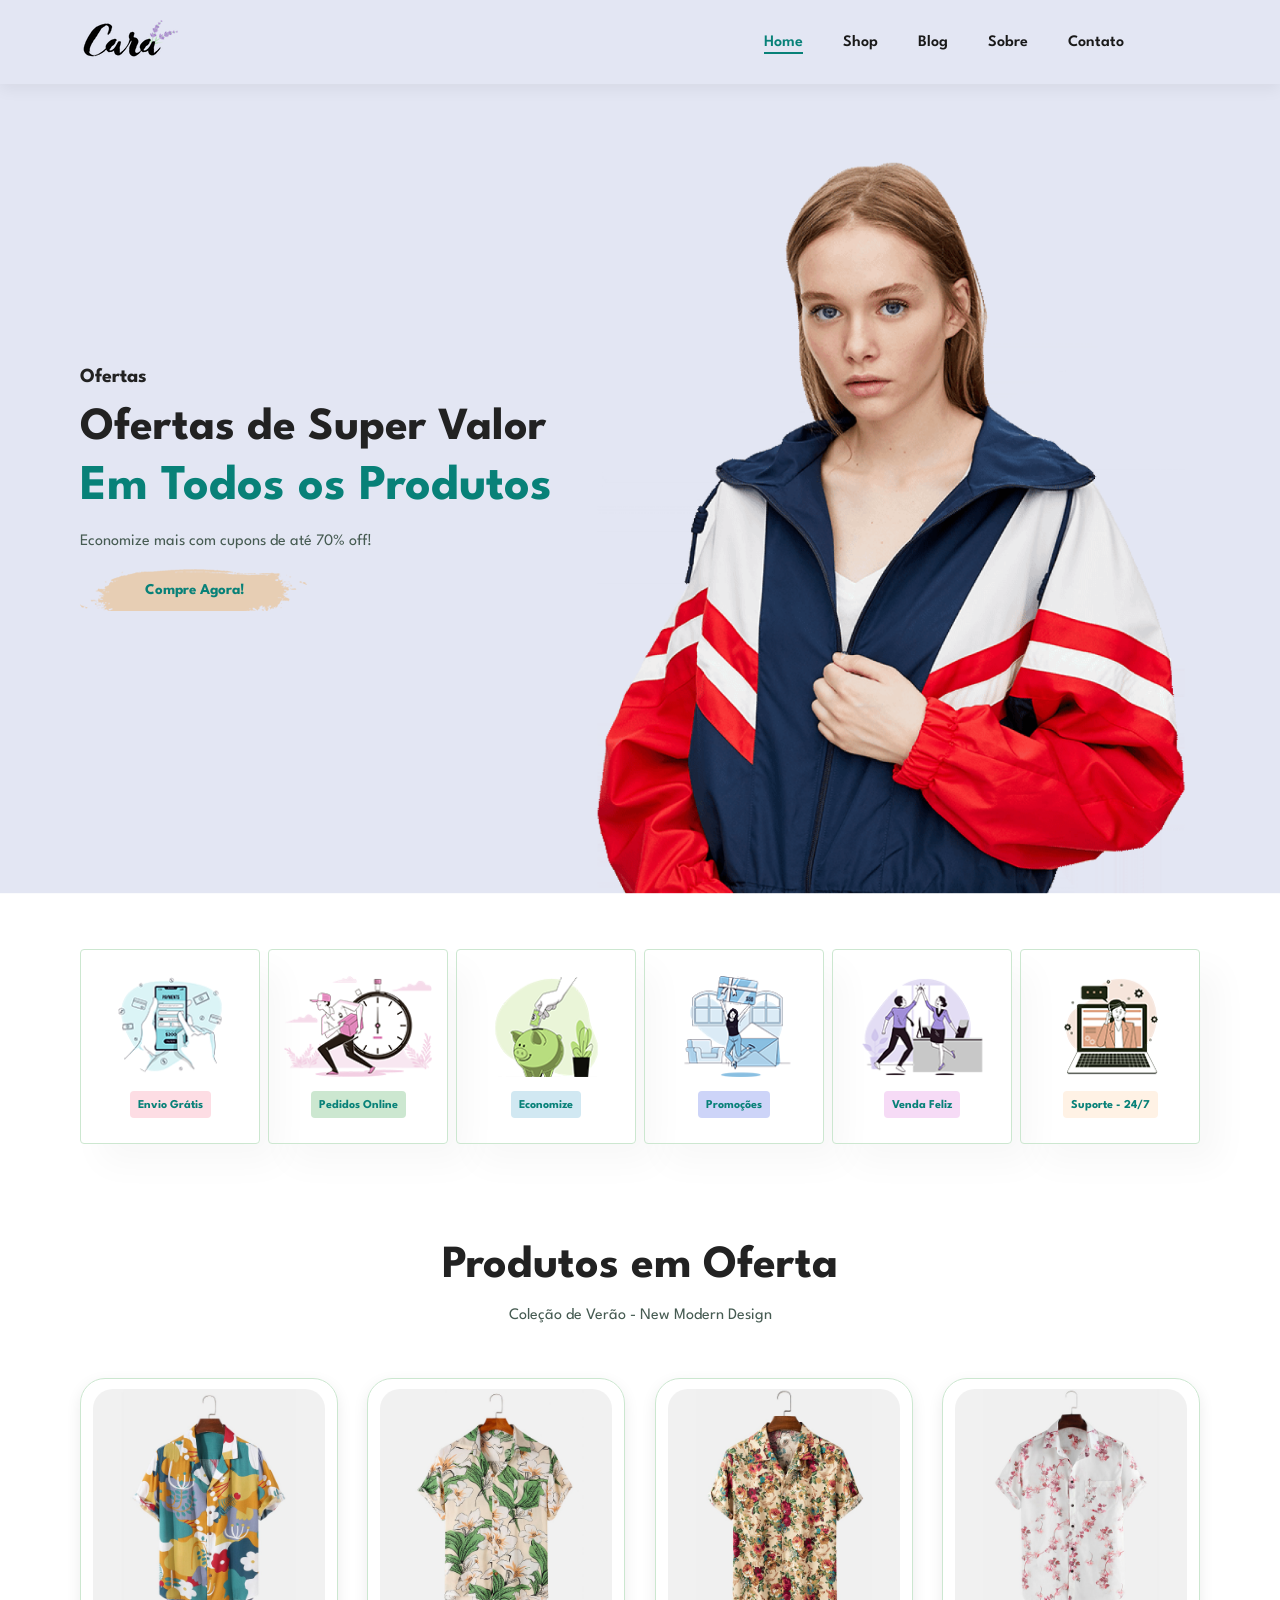
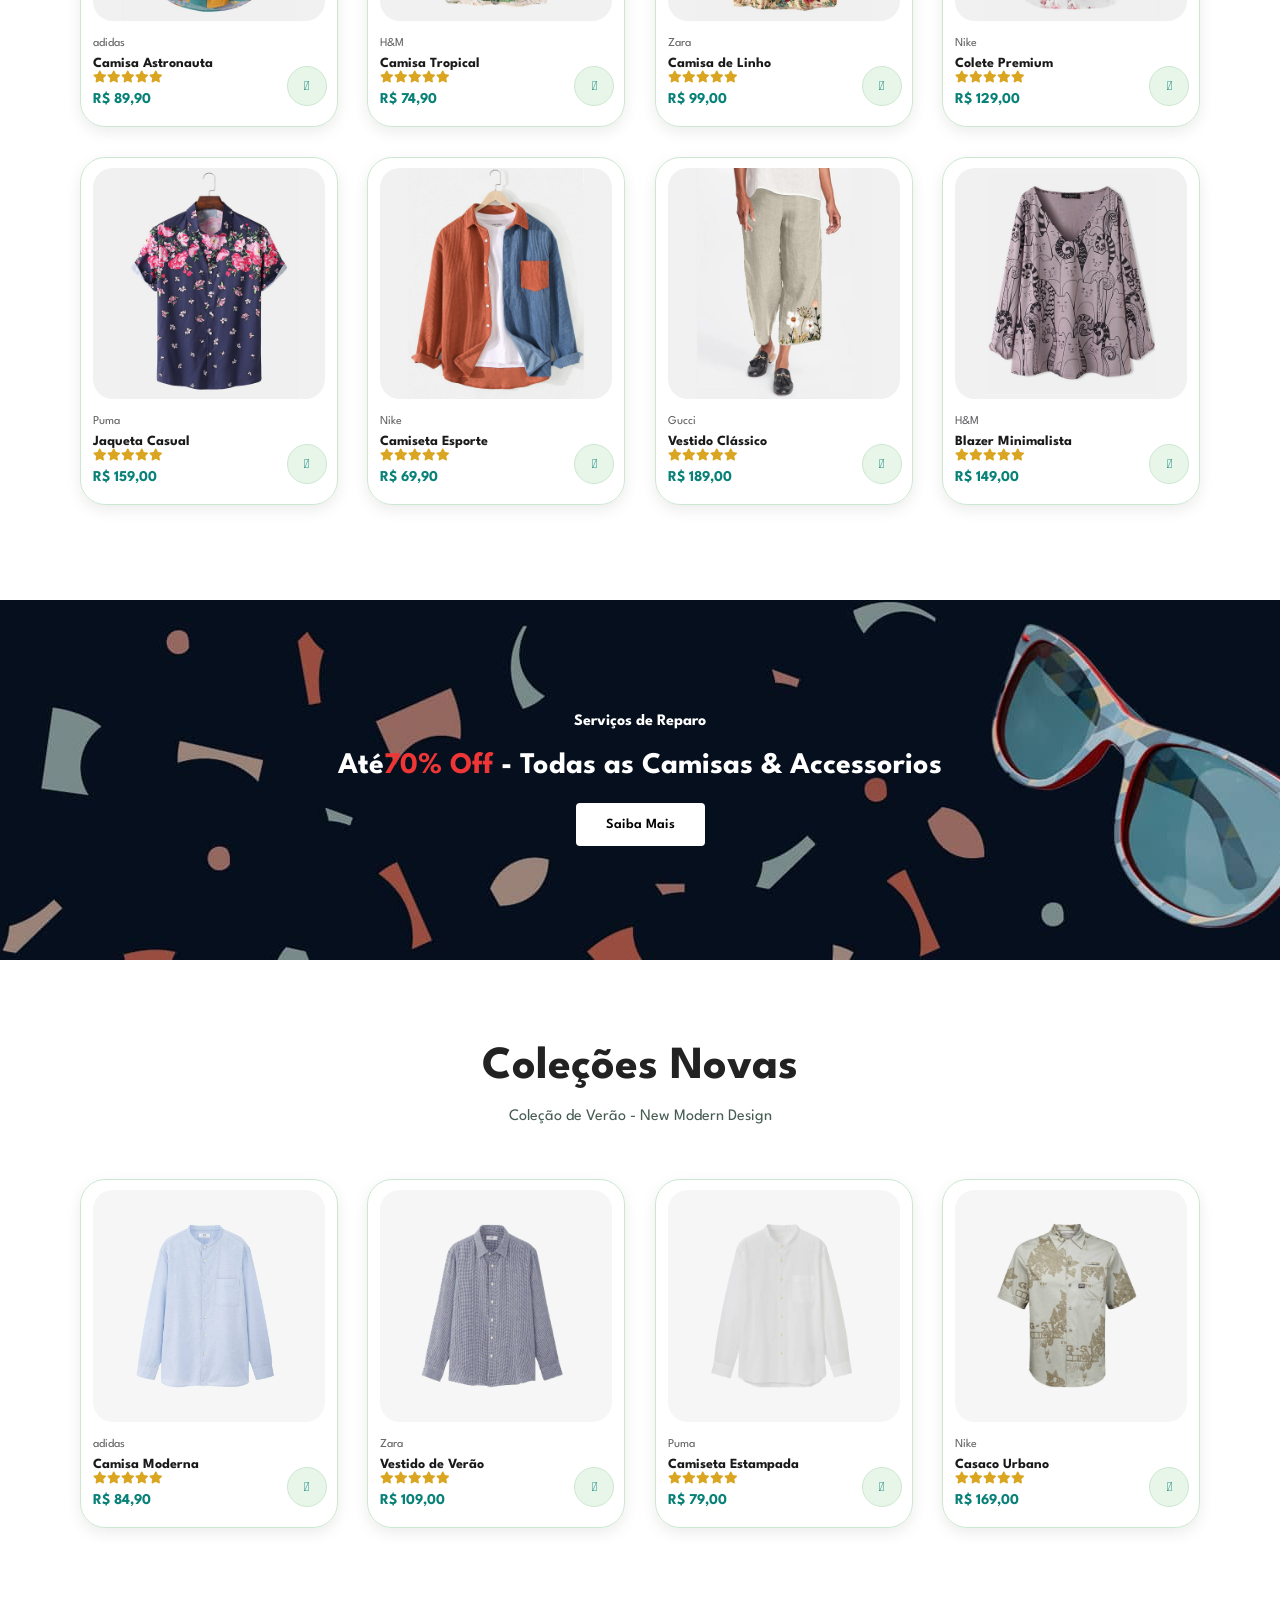
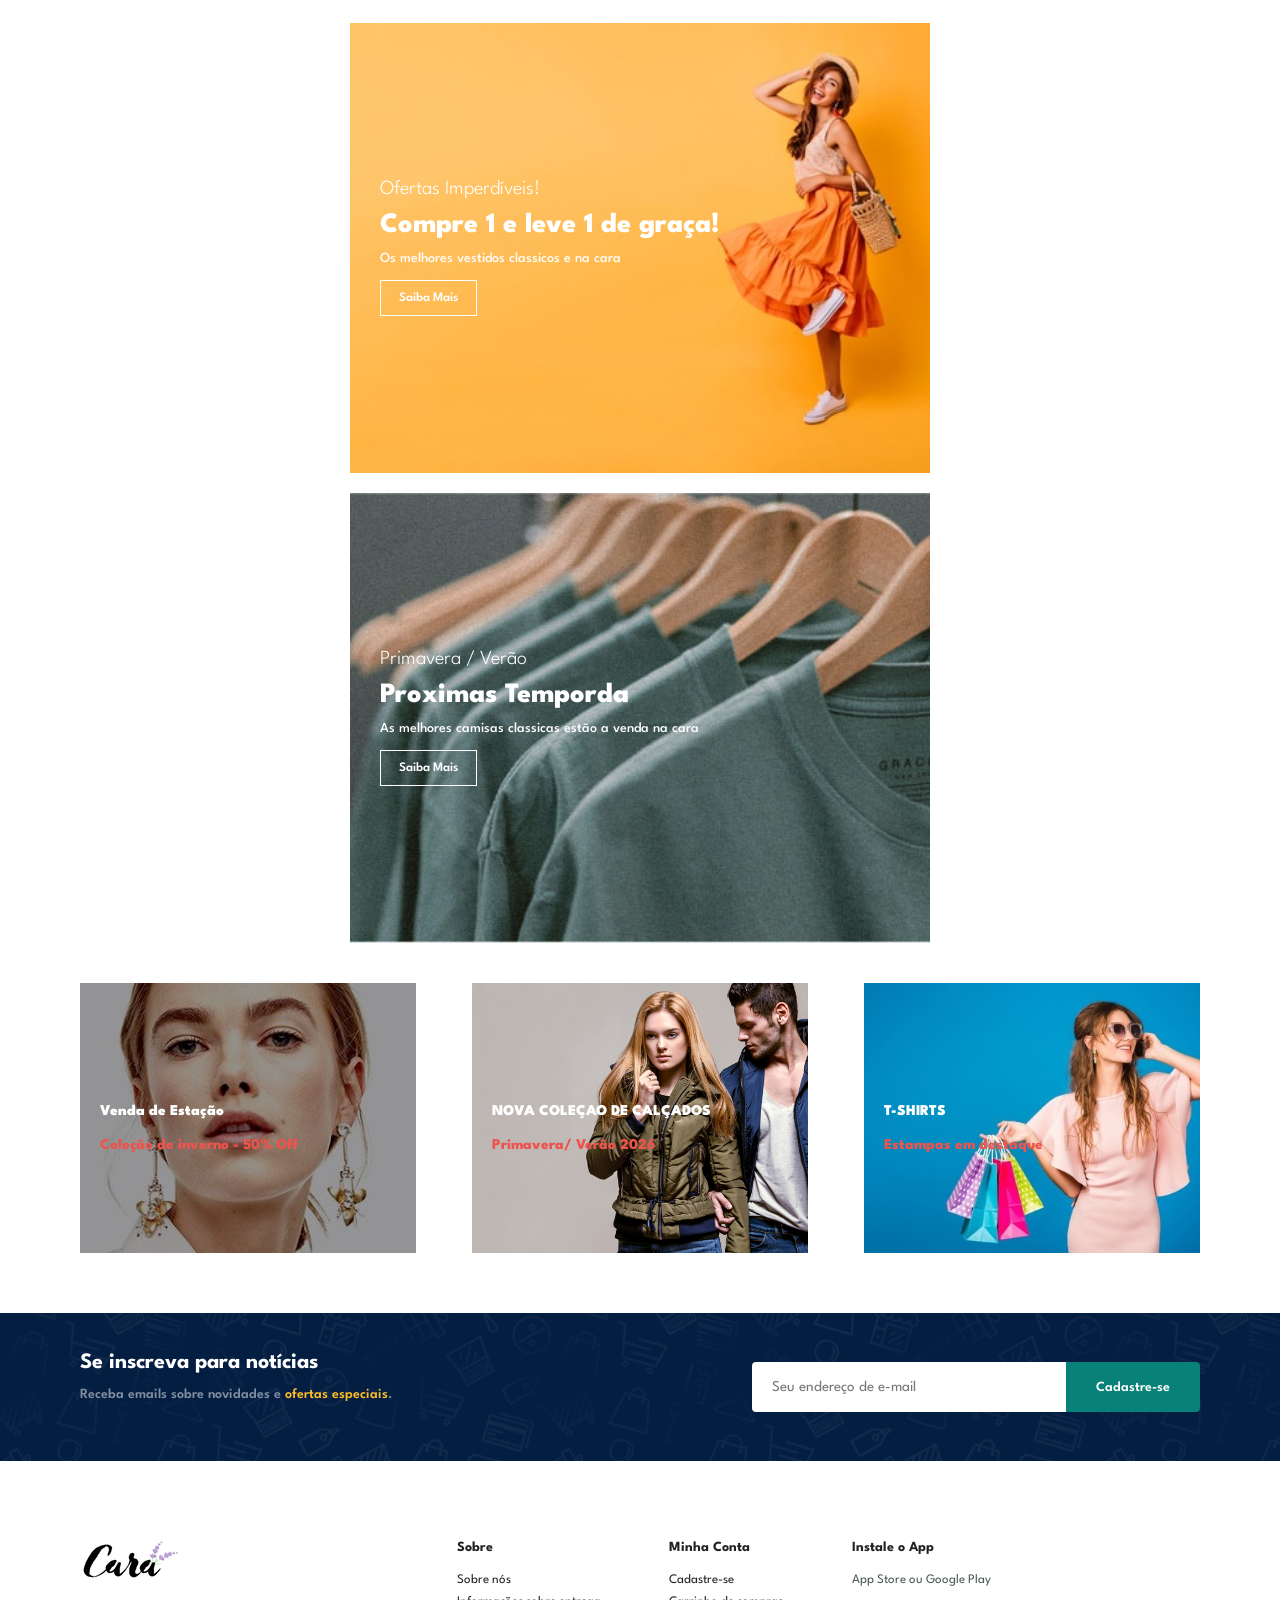
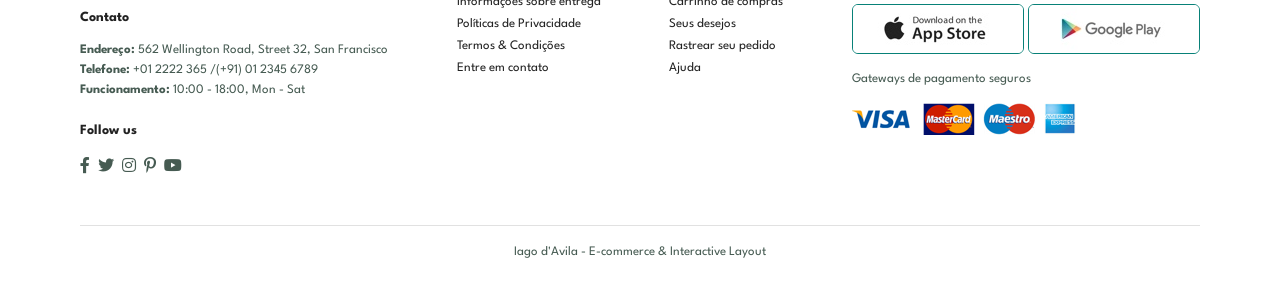
<file: index.html>
<!doctype html>
<html lang="pt-br">
  <head>
    <meta charset="UTF-8" />
    <meta name="viewport" content="width=device-width, initial-scale=1.0" />
    <title>Cara - E-commerce Fashion</title>
    <link rel="stylesheet" href="style.css" />
    <link rel="preconnect" href="https://fonts.googleapis.com" />
    <link rel="preconnect" href="https://fonts.gstatic.com" crossorigin />
    <link
      href="https://fonts.googleapis.com/css2?family=League+Spartan:wght@100..900&display=swap"
      rel="stylesheet"
    />
    <link rel="stylesheet" href="https://pro.fontawesome.com/releases/v5.10.0/css/all.css" />
  </head>
  <body data-page="home">
    <section id="header">
      <a href=""><img src="img/logo.png" class="logo" alt="logo" /></a>

      <div>
        <ul id="navbar">
          <li><a class="active" href="index.html">Home</a></li>
          <li><a href="shop.html">Shop</a></li>
          <li><a href="blog.html">Blog</a></li>
          <li><a href="about.html">Sobre</a></li>
          <li><a href="contact.html">Contato</a></li>
          <li id="lg-bag"><a href="cart.html"><i class="far fa-shopping-bag"></i></a></li>
          <a href="#" id="close"><i class="far fa-times"></i></a>
        </ul>
      </div>
      <div id="mobile">
          <a href="cart.html"><i class="far fa-shopping-bag"></i></a>
          <i id="bar" class="fas fa-bars"></i>
      </div>
    </section>

    <section id="hero">
      <h4>Ofertas</h4>
      <h2>Ofertas de Super Valor</h2>
      <h1>Em Todos os Produtos</h1>
      <p>Economize mais com cupons de até 70% off!</p>
      <button>Compre Agora!</button>
    </section>

    <section id="feature" class="section-p1">
      <div class="fe-box">
        <img src="img/features/f1.png" alt="" />
        <h6>Envio Grátis</h6>
      </div>
      <div class="fe-box">
        <img src="img/features/f2.png" alt="" />
        <h6>Pedidos Online</h6>
      </div>
      <div class="fe-box">
        <img src="img/features/f3.png" alt="" />
        <h6>Economize</h6>
      </div>
      <div class="fe-box">
        <img src="img/features/f4.png" alt="" />
        <h6>Promoções</h6>
      </div>
      <div class="fe-box">
        <img src="img/features/f5.png" alt="" />
        <h6>Venda Feliz</h6>
      </div>
      <div class="fe-box">
        <img src="img/features/f6.png" alt="" />
        <h6>Suporte - 24/7</h6>
      </div>
    </section>

    <section id="product1" class="section-p1">
        <h2>Produtos em Oferta</h2>
        <p>Coleção de Verão - New Modern Design</p>
        <div class="pro-container" id="featured-products"></div>
    </section>

    <section id="banner" class="section-m1">
        <h4>Serviços de Reparo</h4>
        <h2>Até<span>70% Off</span> - Todas as  Camisas & Accessorios</h2>
        <button class="normal">Saiba Mais</button>
    </section>

    <section id="product1" class="section-p1">
        <h2>Coleções Novas</h2>
        <p>Coleção de Verão - New Modern Design</p>
        <div class="pro-container" id="new-products"></div>
    </section>

    <section id="sm-banner" class="section-p1">
      <div class="banner-box">
        <h4>Ofertas Imperdíveis!</h4>
        <h2>Compre 1 e leve 1 de graça!</h2>
        <span>Os melhores vestidos classicos e na cara</span>
        <button class="white">Saiba Mais</button>
      </div>

      <div class="banner-box banner-box2">
        <h4>Primavera / Verão</h4>
        <h2>Proximas Temporda</h2>
        <span>As melhores camisas classicas estão a venda na cara</span>
        <button class="white">Saiba Mais</button>
      </div>
    </section>

    <section id="banner-3">
        <div class="banner-box">
          <h2>Venda de Estação</h2>
          <h3>Coleção de inverno - 50% Off</h3>
      </div>
        <div class="banner-box banner-box2">
          <h2>NOVA COLEÇAO DE CALÇADOS</h2>
          <h3>Primavera/ Verão 2026</h3>
      </div>
        <div class="banner-box banner-box3">
          <h2>T-SHIRTS</h2>
          <h3>Estampas em destaque</h3>
      </div>
    </section>

    <section id="newsletter" class="section-p1 section-m1">
        <div class="newstext">
            <h4>Se inscreva para notícias</h4>
            <p>Receba emails sobre novidades e <span>ofertas especiais</span>.</p>
        </div>
        
        <div class="form">
            <input type="text" placeholder="Seu endereço de e-mail">
            <button class="normal">Cadastre-se</button>
        </div>
    </section>

    <footer class="section-p1">
        <div class="col">
            <img class="logo" src="img/logo.png" alt="">
            <h4>Contato</h4>
            <p><strong>Endereço:</strong> 562 Wellington Road, Street 32, San Francisco</p>
            <p><strong>Telefone:</strong> +01 2222 365 /(+91) 01 2345 6789</p>
            <p><strong>Funcionamento:</strong> 10:00 - 18:00, Mon - Sat</p>
            <div class="follow">
                <h4>Follow us</h4>
                <div class="icon">
                    <i class="fab fa-facebook-f"></i>
                    <i class="fab fa-twitter"></i>
                    <i class="fab fa-instagram"></i>
                    <i class="fab fa-pinterest-p"></i>
                    <i class="fab fa-youtube"></i>
                </div>
            </div>
        </div>

        <div class="col">
            <h4>Sobre</h4>
            <a href="#">Sobre nós</a>
            <a href="#">Informações sobre entrega</a>
            <a href="#">Políticas de Privacidade</a>
            <a href="#">Termos & Condições</a>
            <a href="#">Entre em contato</a>
        </div>

        <div class="col">
            <h4>Minha Conta</h4>
            <a href="#">Cadastre-se</a>
            <a href="#">Carrinho de compras</a>
            <a href="#">Seus desejos</a>
            <a href="#">Rastrear seu pedido</a>
            <a href="#">Ajuda</a>
        </div>

        <div class="col install">
            <h4>Instale o App</h4>
            <p>App Store ou Google Play</p>
            <div class="row">
                <img src="img/pay/app.jpg" alt="">
                <img src="img/pay/play.jpg" alt="">
            </div>
            <p>Gateways de pagamento seguros</p>
            <img src="img/pay/pay.png" alt="">
        </div>

        <div class="copyright">
            <p>Iago d'Avila - E-commerce & Interactive Layout</p>
        </div>
    </footer>

  </body>
  <script src="script.js"></script>
</html>
</file>
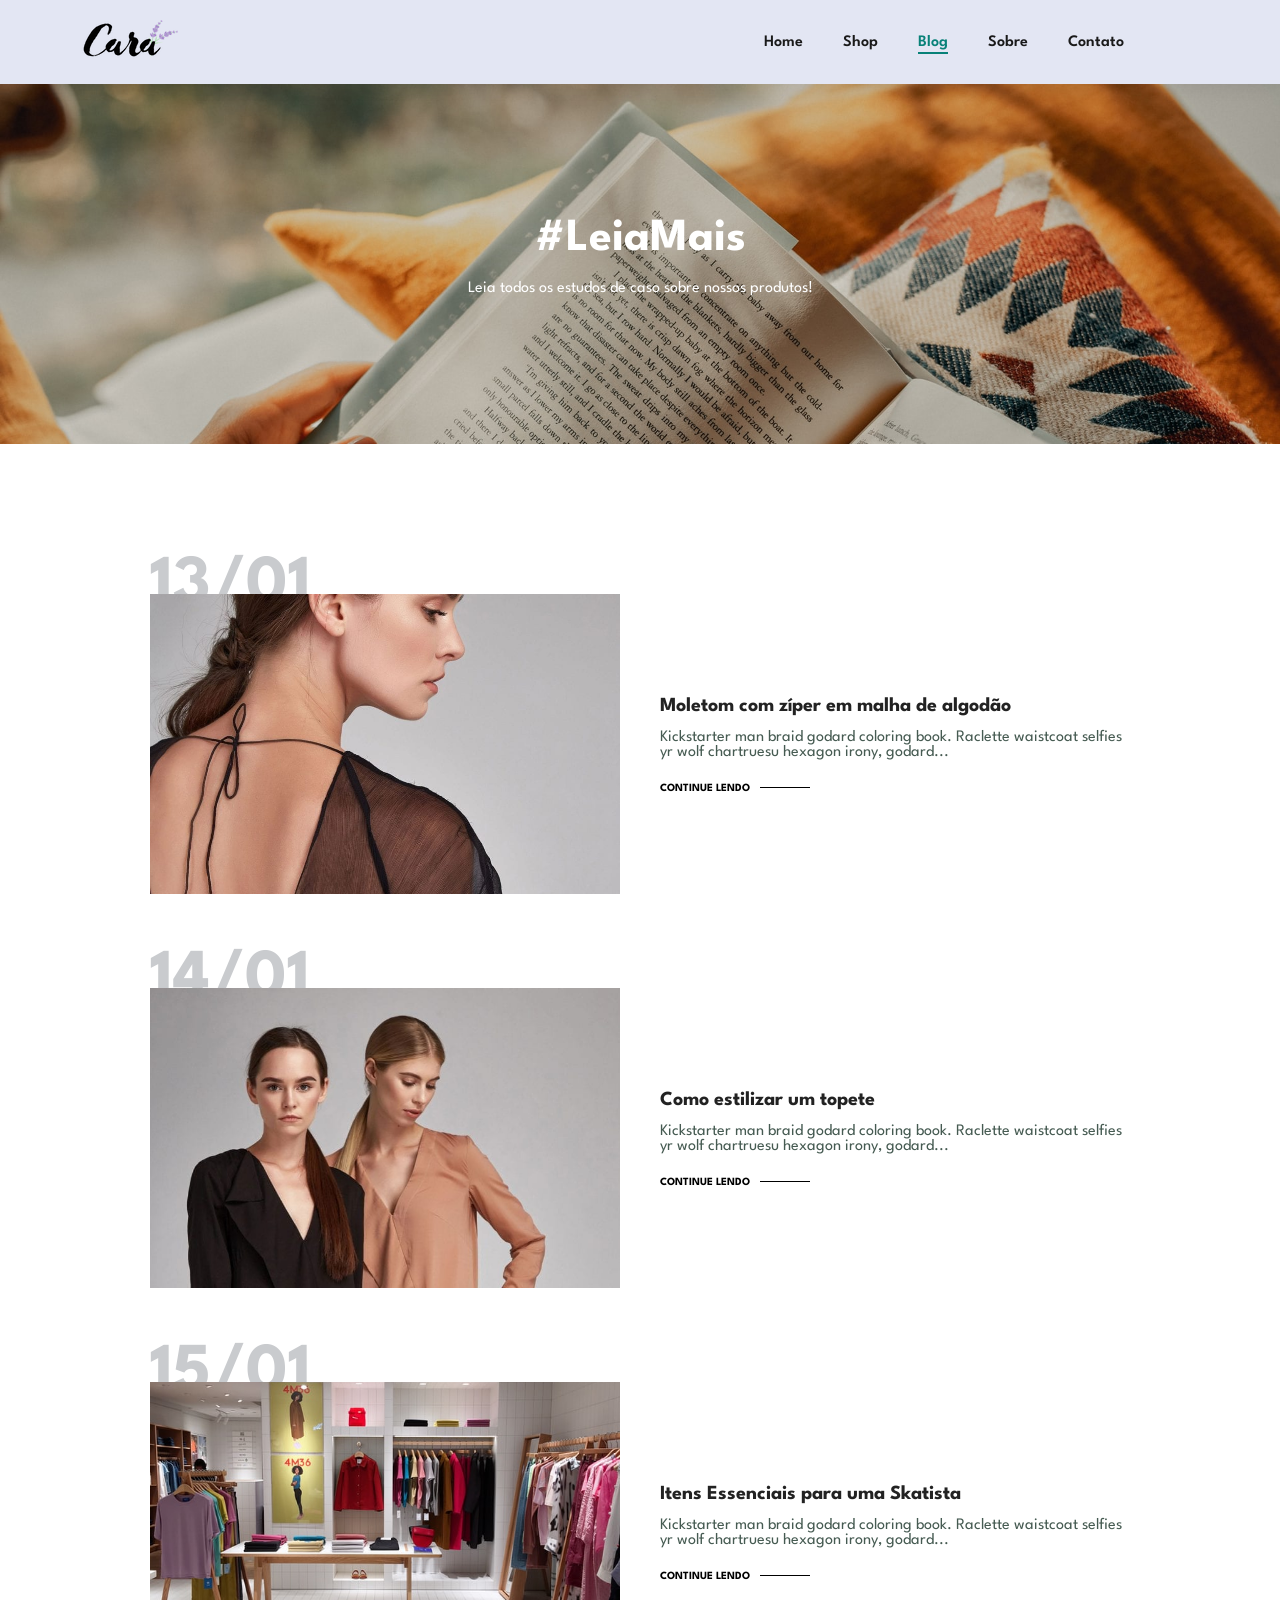
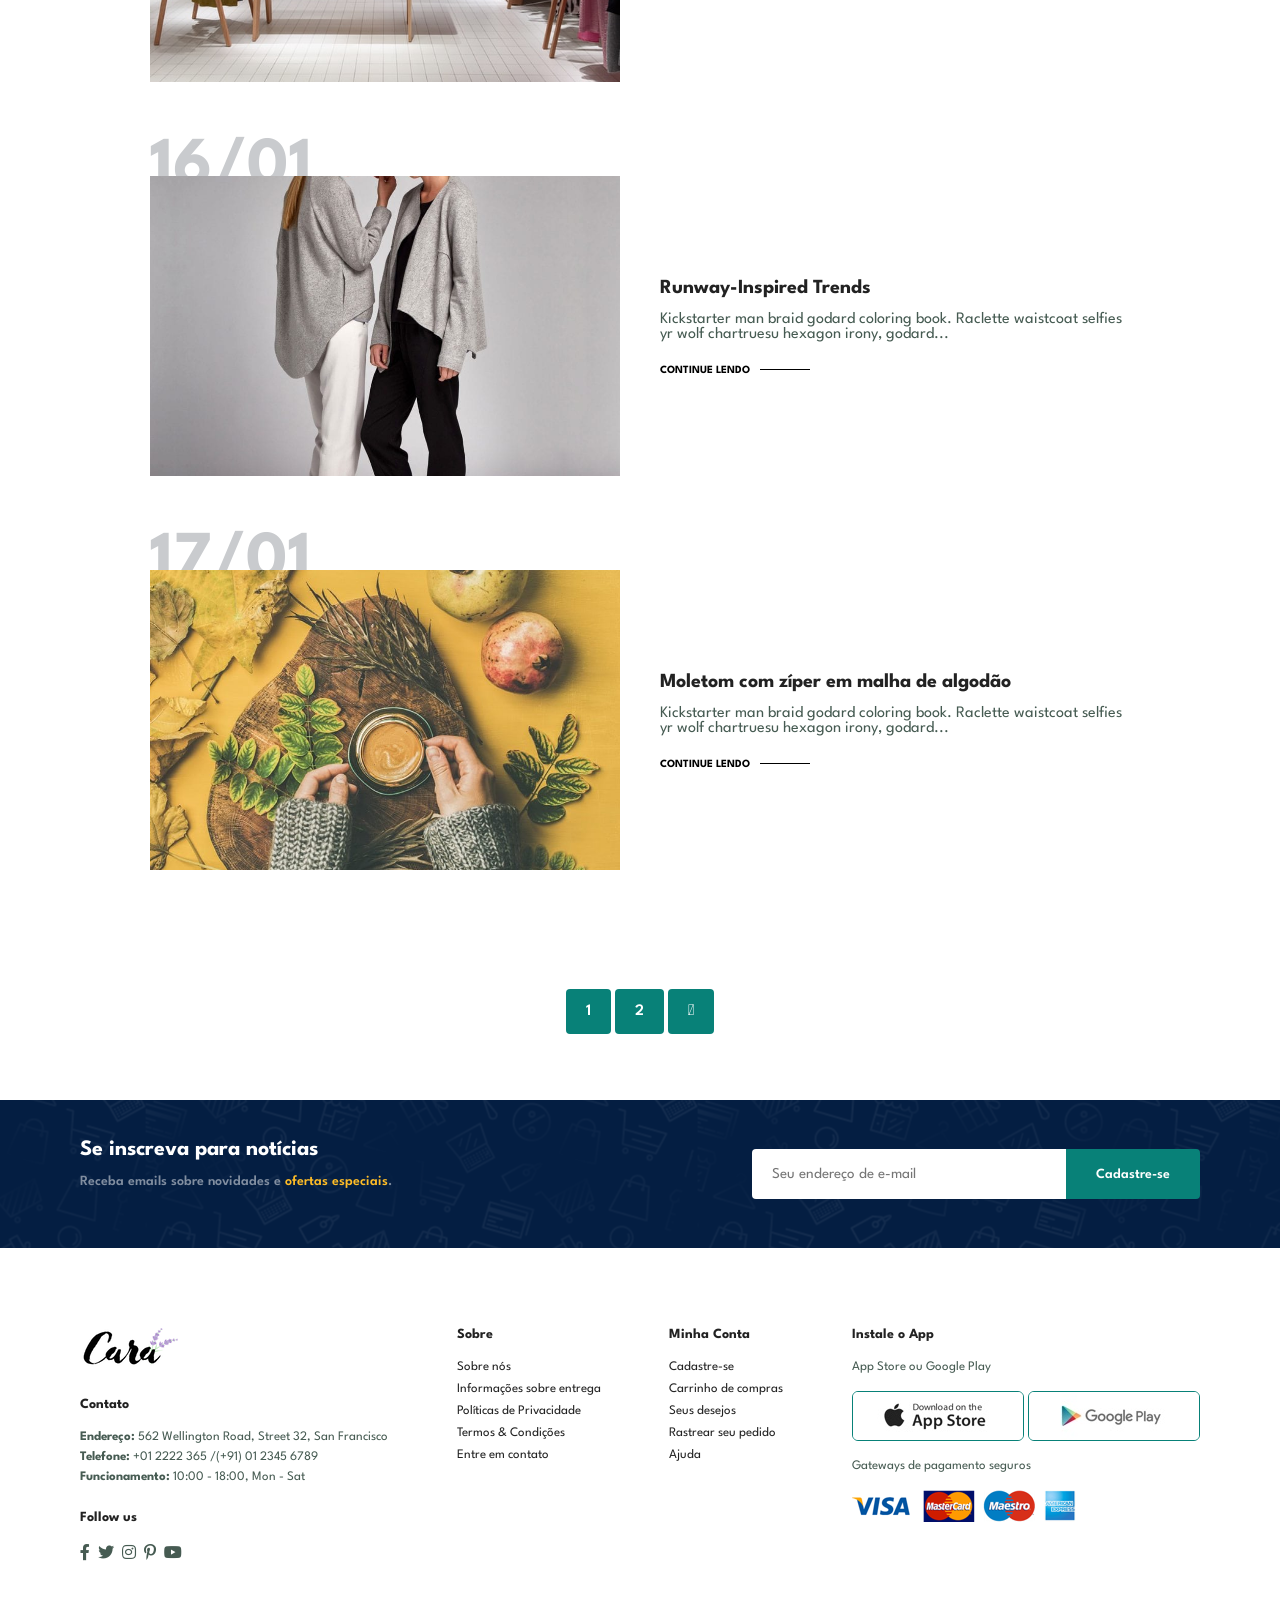
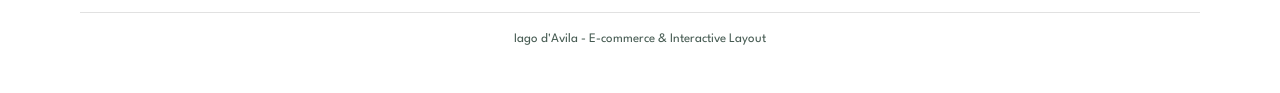
<file: blog.html>
<!doctype html>
<html lang="en">
  <head>
    <meta charset="UTF-8" />
    <meta name="viewport" content="width=device-width, initial-scale=1.0" />
    <title>Cara - E-commerce Fashion</title>
    <link rel="stylesheet" href="style.css" />
    <link rel="preconnect" href="https://fonts.googleapis.com" />
    <link rel="preconnect" href="https://fonts.gstatic.com" crossorigin />
    <link
      href="https://fonts.googleapis.com/css2?family=League+Spartan:wght@100..900&display=swap"
      rel="stylesheet"
    />
    <link rel="stylesheet" href="https://pro.fontawesome.com/releases/v5.10.0/css/all.css" />
  </head>
  <body>
    <section id="header">
      <a href=""><img src="img/logo.png" class="logo" alt="logo" /></a>

      <div>
        <ul id="navbar">
          <li><a href="index.html">Home</a></li>
          <li><a href="shop.html">Shop</a></li>
          <li><a class="active" href="blog.html">Blog</a></li>
          <li><a href="about.html">Sobre</a></li>
          <li><a href="contact.html">Contato</a></li>
          <li id="lg-bag"><a href="cart.html"><i class="far fa-shopping-bag"></i></a></li>
          <a href="#" id="close"><i class="far fa-times"></i></a>
        </ul>
      </div>
      <div id="mobile">
          <a href="cart.html"><i class="far fa-shopping-bag"></i></a>
          <i id="bar" class="fas fa-bars"></i>
      </div>
    </section>

    <section id="page-header" class="blog-header"> 
      <h2>#LeiaMais</h2>
      <p>Leia todos os estudos de caso sobre nossos produtos!</p>
    </section>

    <section id="blog">
        <div class="blog-box">
            <div class="blog-img">
                <img src="img/blog/b1.jpg" alt="">
            </div>

            <div class="blog-details">
                <h4>Moletom com zíper em malha de algodão</h4>
                <p>Kickstarter man braid godard coloring book. Raclette waistcoat selfies yr wolf chartruesu hexagon irony, godard...</p>
                <a href="#">CONTINUE LENDO</a>
            </div>
            <h1>13/01</h1>
        </div>
        <div class="blog-box">
            <div class="blog-img">
                <img src="img/blog/b2.jpg" alt="">
            </div>

            <div class="blog-details">
                <h4>Como estilizar um topete</h4>
                <p>Kickstarter man braid godard coloring book. Raclette waistcoat selfies yr wolf chartruesu hexagon irony, godard...</p>
                <a href="#">CONTINUE LENDO</a>
            </div>
            <h1>14/01</h1>
        </div>
        <div class="blog-box">
            <div class="blog-img">
                <img src="img/blog/b3.jpg" alt="">
            </div>

            <div class="blog-details">
                <h4>Itens Essenciais para uma Skatista</h4>
                <p>Kickstarter man braid godard coloring book. Raclette waistcoat selfies yr wolf chartruesu hexagon irony, godard...</p>
                <a href="#">CONTINUE LENDO</a>
            </div>
            <h1>15/01</h1>
        </div>
        <div class="blog-box">
            <div class="blog-img">
                <img src="img/blog/b4.jpg" alt="">
            </div>

            <div class="blog-details">
                <h4>Runway-Inspired Trends</h4>
                <p>Kickstarter man braid godard coloring book. Raclette waistcoat selfies yr wolf chartruesu hexagon irony, godard...</p>
                <a href="#">CONTINUE LENDO</a>
            </div>
            <h1>16/01</h1>
        </div>
        <div class="blog-box">
            <div class="blog-img">
                <img src="img/blog/b6.jpg" alt="">
            </div>

            <div class="blog-details">
                <h4>Moletom com zíper em malha de algodão</h4>
                <p>Kickstarter man braid godard coloring book. Raclette waistcoat selfies yr wolf chartruesu hexagon irony, godard...</p>
                <a href="#">CONTINUE LENDO</a>
            </div>
            <h1>17/01</h1>
        </div>
    </section>

    <section id="pagination" class="section-p1">
        <a href="#">1</a>
        <a href="#">2</a>
        <a href="#"><i class="fal fa-long-arrow-alt-right"></i></a>
    </section>

    <section id="newsletter" class="section-p1 section-m1">
        <div class="newstext">
            <h4>Se inscreva para notícias</h4>
            <p>Receba emails sobre novidades e <span>ofertas especiais</span>.</p>
        </div>
        
        <div class="form">
            <input type="text" placeholder="Seu endereço de e-mail">
            <button class="normal">Cadastre-se</button>
        </div>
    </section>

    <footer class="section-p1">
        <div class="col">
            <img class="logo" src="img/logo.png" alt="">
            <h4>Contato</h4>
            <p><strong>Endereço:</strong> 562 Wellington Road, Street 32, San Francisco</p>
            <p><strong>Telefone:</strong> +01 2222 365 /(+91) 01 2345 6789</p>
            <p><strong>Funcionamento:</strong> 10:00 - 18:00, Mon - Sat</p>
            <div class="follow">
                <h4>Follow us</h4>
                <div class="icon">
                    <i class="fab fa-facebook-f"></i>
                    <i class="fab fa-twitter"></i>
                    <i class="fab fa-instagram"></i>
                    <i class="fab fa-pinterest-p"></i>
                    <i class="fab fa-youtube"></i>
                </div>
            </div>
        </div>

        <div class="col">
            <h4>Sobre</h4>
            <a href="#">Sobre nós</a>
            <a href="#">Informações sobre entrega</a>
            <a href="#">Políticas de Privacidade</a>
            <a href="#">Termos & Condições</a>
            <a href="#">Entre em contato</a>
        </div>

        <div class="col">
            <h4>Minha Conta</h4>
            <a href="#">Cadastre-se</a>
            <a href="#">Carrinho de compras</a>
            <a href="#">Seus desejos</a>
            <a href="#">Rastrear seu pedido</a>
            <a href="#">Ajuda</a>
        </div>

        <div class="col install">
            <h4>Instale o App</h4>
            <p>App Store ou Google Play</p>
            <div class="row">
                <img src="img/pay/app.jpg" alt="">
                <img src="img/pay/play.jpg" alt="">
            </div>
            <p>Gateways de pagamento seguros</p>
            <img src="img/pay/pay.png" alt="">
        </div>

        <div class="copyright">
            <p>Iago d'Avila - E-commerce & Interactive Layout</p>
        </div>
    </footer>

  </body>
  <script src="script.js"></script>
</html>
</file>
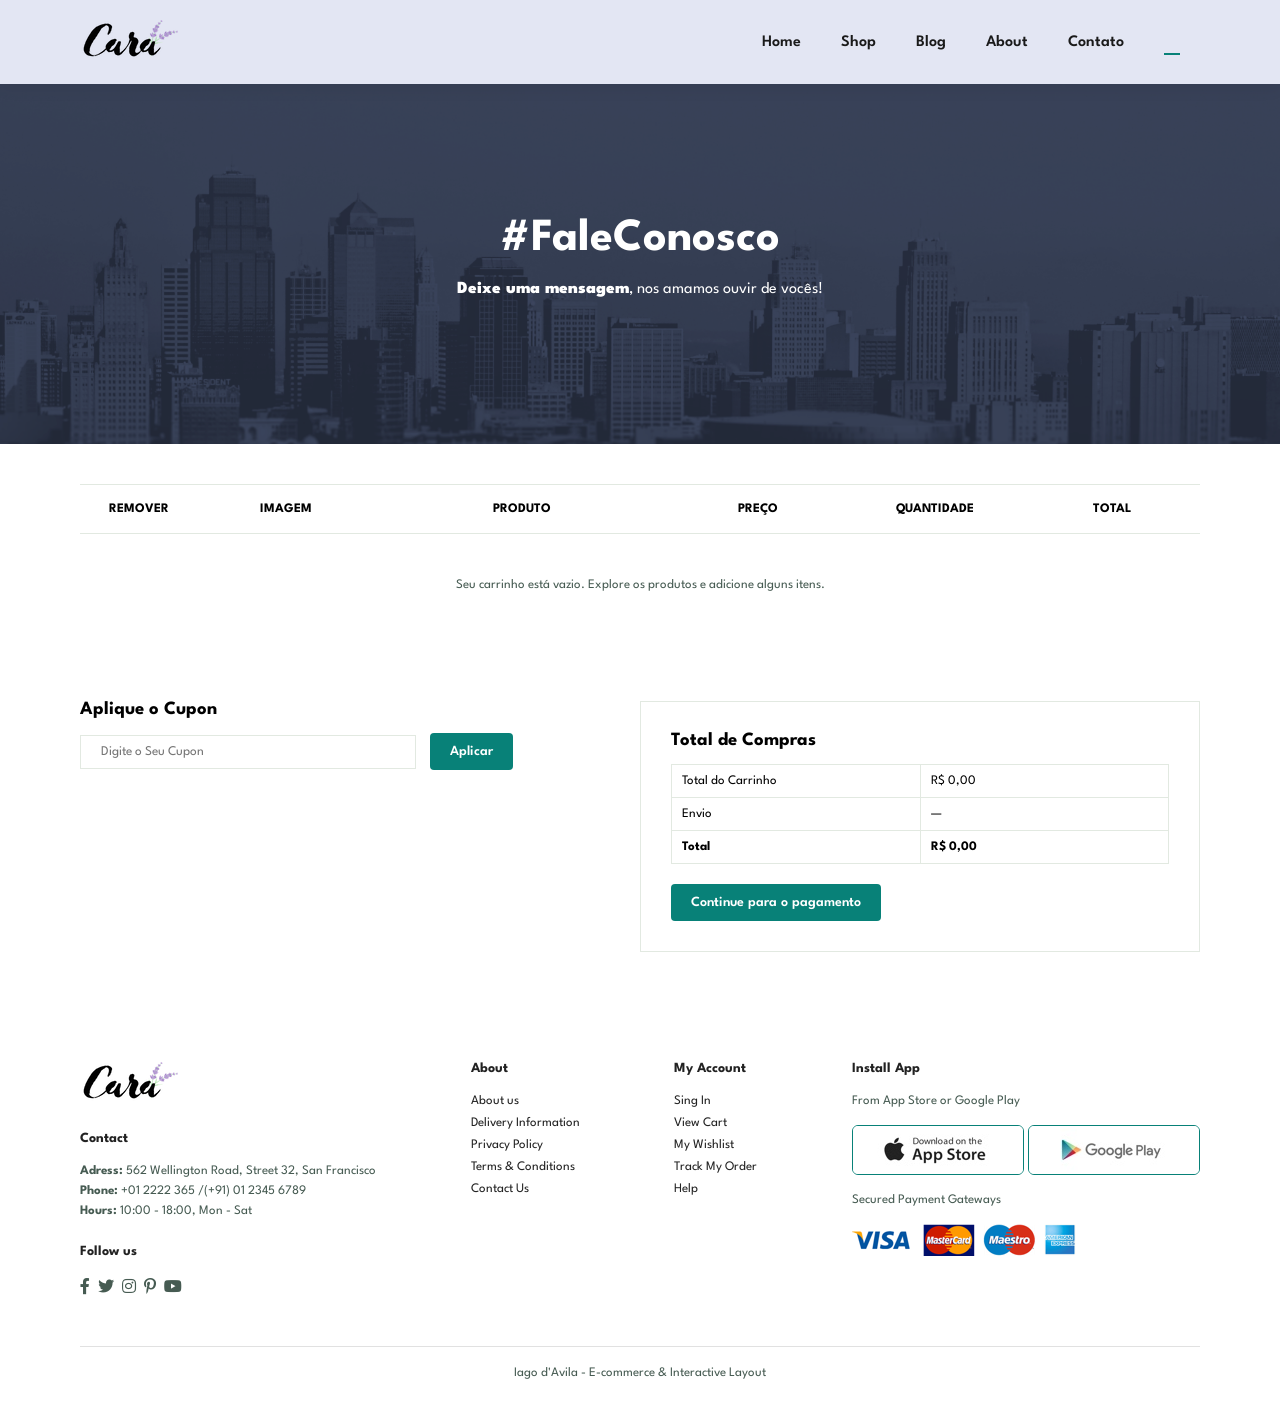
<file: cart.html>
<!doctype html>
<html lang="en">
  <head>
    <meta charset="UTF-8" />
    <meta name="viewport" content="width=device-width, initial-scale=1.0" />
    <title>Cara - E-commerce Fashion</title>
    <link rel="stylesheet" href="style.css" />
    <link rel="preconnect" href="https://fonts.googleapis.com" />
    <link rel="preconnect" href="https://fonts.gstatic.com" crossorigin />
    <link
      href="https://fonts.googleapis.com/css2?family=League+Spartan:wght@100..900&display=swap"
      rel="stylesheet"
    />
    <link
      rel="stylesheet"
      href="https://pro.fontawesome.com/releases/v5.10.0/css/all.css"
    />
  </head>
  <body data-page="cart">
    <section id="header">
      <a href=""><img src="img/logo.png" class="logo" alt="logo" /></a>

      <div>
        <ul id="navbar">
          <li><a href="index.html">Home</a></li>
          <li><a href="shop.html">Shop</a></li>
          <li><a href="blog.html">Blog</a></li>
          <li><a href="about.html">About</a></li>
          <li><a href="contact.html">Contato</a></li>
          <li id="lg-bag">
            <a class="active" href="cart.html"><i class="far fa-shopping-bag"></i></a>
          </li>
          <a href="#" id="close"><i class="far fa-times"></i></a>
        </ul>
      </div>
      <div id="mobile">
        <a href="cart.html"><i class="far fa-shopping-bag"></i></a>
        <i id="bar" class="fas fa-bars"></i>
      </div>
    </section>

    <section id="page-header" class="about-header">
      <h2>#FaleConosco</h2>
      <p><span>Deixe uma mensagem</span>, nos amamos ouvir de vocês!</p>
    </section>

    <section id="cart" class="section-p1">
        <table width="100%">
            <thead>
                <tr>
                    <td>Remover</td>
                    <td>Imagem</td>
                    <td>Produto</td>
                    <td>Preço</td>
                    <td>Quantidade</td>
                    <td>Total</td>
                </tr>
            </thead>
            <tbody id="cart-items"></tbody>
        </table>
    </section>

    <section id="cart-add" class="section-p1">
        <div id="coupon">
            <h3>Aplique o Cupon</h3>
            <div>
                <input type="text" placeholder="Digite o Seu Cupon">
                <button class="normal">Aplicar</button>
            </div>
        </div>

        <div id="subtotal">
            <h3>Total de Compras</h3>
            <table>
                <tr>
                    <td>Total do Carrinho</td>
                    <td id="cart-subtotal">R$ 0,00</td>
                </tr>
                <tr>
                    <td>Envio</td>
                    <td id="cart-shipping">—</td>
                </tr>
                <tr>
                    <td><strong>Total</strong></td>
                    <td id="cart-total"><strong>R$ 0,00</strong></td>
                </tr>
            </table>
            <button class="normal">Continue para o pagamento</button>
        </div>
    </section>

    <footer class="section-p1">
      <div class="col">
        <img class="logo" src="img/logo.png" alt="" />
        <h4>Contact</h4>
        <p>
          <strong>Adress:</strong> 562 Wellington Road, Street 32, San Francisco
        </p>
        <p><strong>Phone:</strong> +01 2222 365 /(+91) 01 2345 6789</p>
        <p><strong>Hours:</strong> 10:00 - 18:00, Mon - Sat</p>
        <div class="follow">
          <h4>Follow us</h4>
          <div class="icon">
            <i class="fab fa-facebook-f"></i>
            <i class="fab fa-twitter"></i>
            <i class="fab fa-instagram"></i>
            <i class="fab fa-pinterest-p"></i>
            <i class="fab fa-youtube"></i>
          </div>
        </div>
      </div>

      <div class="col">
        <h4>About</h4>
        <a href="#">About us</a>
        <a href="#">Delivery Information</a>
        <a href="#">Privacy Policy</a>
        <a href="#">Terms & Conditions</a>
        <a href="#">Contact Us</a>
      </div>

      <div class="col">
        <h4>My Account</h4>
        <a href="#">Sing In</a>
        <a href="#">View Cart</a>
        <a href="#">My Wishlist</a>
        <a href="#">Track My Order</a>
        <a href="#">Help</a>
      </div>

      <div class="col install">
        <h4>Install App</h4>
        <p>From App Store or Google Play</p>
        <div class="row">
          <img src="img/pay/app.jpg" alt="" />
          <img src="img/pay/play.jpg" alt="" />
        </div>
        <p>Secured Payment Gateways</p>
        <img src="img/pay/pay.png" alt="" />
      </div>

      <div class="copyright">
        <p>Iago d'Avila - E-commerce & Interactive Layout</p>
      </div>
    </footer>
  </body>
  <script src="script.js"></script>
</html>
</file>
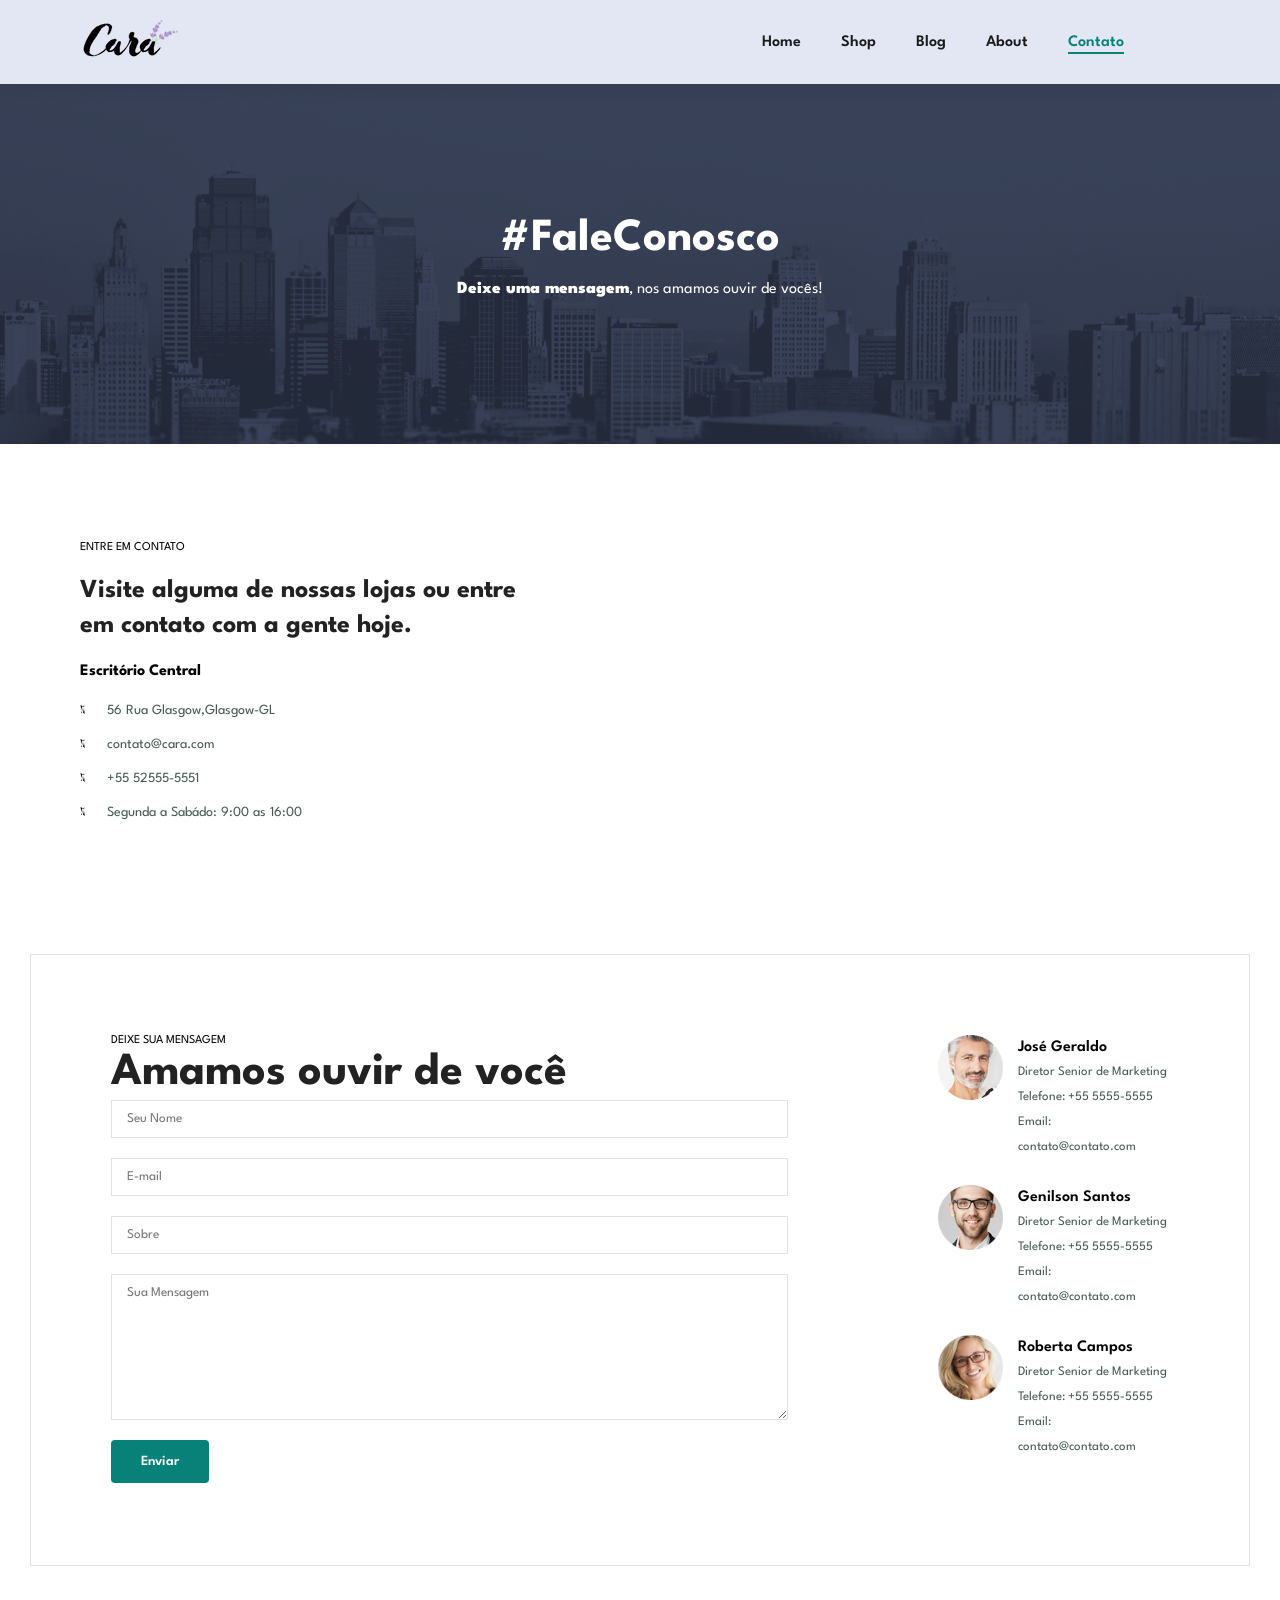
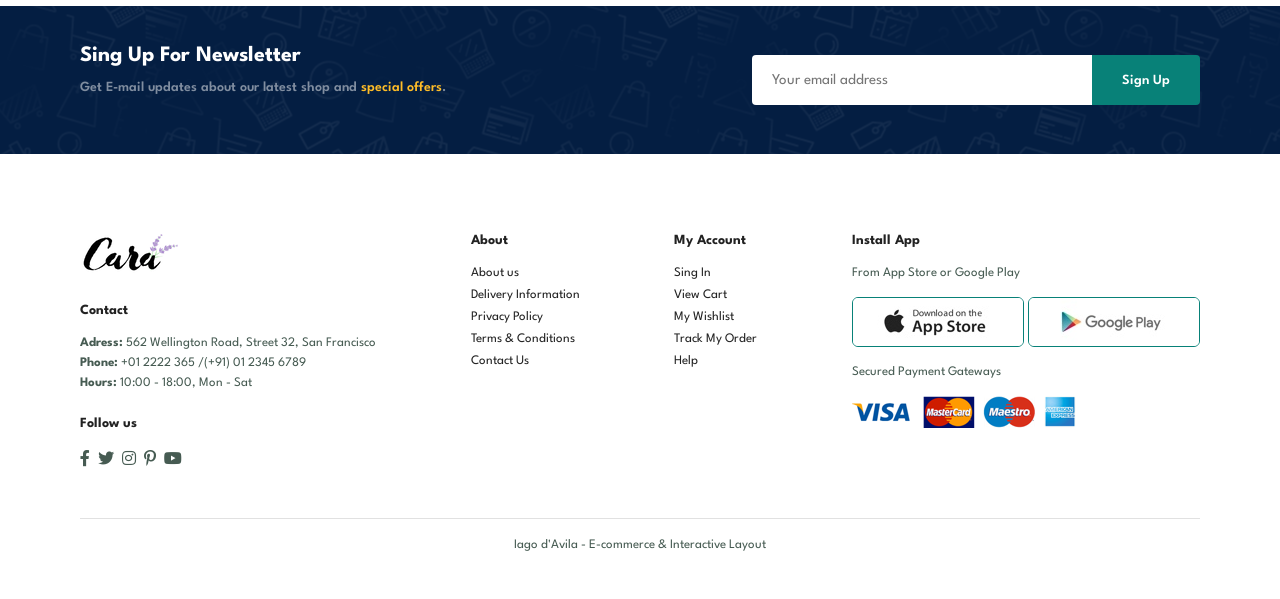
<file: contact.html>
<!doctype html>
<html lang="en">
  <head>
    <meta charset="UTF-8" />
    <meta name="viewport" content="width=device-width, initial-scale=1.0" />
    <title>Cara - E-commerce Fashion</title>
    <link rel="stylesheet" href="style.css" />
    <link rel="preconnect" href="https://fonts.googleapis.com" />
    <link rel="preconnect" href="https://fonts.gstatic.com" crossorigin />
    <link
      href="https://fonts.googleapis.com/css2?family=League+Spartan:wght@100..900&display=swap"
      rel="stylesheet"
    />
    <link
      rel="stylesheet"
      href="https://pro.fontawesome.com/releases/v5.10.0/css/all.css"
    />
  </head>
  <body>
    <section id="header">
      <a href=""><img src="img/logo.png" class="logo" alt="logo" /></a>

      <div>
        <ul id="navbar">
          <li><a href="index.html">Home</a></li>
          <li><a href="shop.html">Shop</a></li>
          <li><a href="blog.html">Blog</a></li>
          <li><a href="about.html">About</a></li>
          <li><a class="active" href="contact.html">Contato</a></li>
          <li id="lg-bag">
            <a href="cart.html"><i class="far fa-shopping-bag"></i></a>
          </li>
          <a href="#" id="close"><i class="far fa-times"></i></a>
        </ul>
      </div>
      <div id="mobile">
        <a href="cart.html"><i class="far fa-shopping-bag"></i></a>
        <i id="bar" class="fas fa-bars"></i>
      </div>
    </section>

    <section id="page-header" class="about-header">
      <h2>#FaleConosco</h2>
      <p><span>Deixe uma mensagem</span>, nos amamos ouvir de vocês!</p>
    </section>

    <section id="contact-details" class="section-p1">
      <div class="details">
        <span>ENTRE EM CONTATO</span>
        <h2>
          Visite alguma de nossas lojas ou entre em contato com a gente hoje.
        </h2>
        <h3>Escritório Central</h3>
        <div>
          <li>
            <i class="fal fa-map"></i>
            <p>56 Rua Glasgow,Glasgow-GL</p>
          </li>
          <li>
            <i class="fal fa-envelope"></i>
            <p>contato@cara.com</p>
          </li>
          <li>
            <i class="fal fa-phone-alt"></i>
            <p>+55 52555-5551</p>
          </li>
          <li>
            <i class="fal fa-clock"></i>
            <p>Segunda a Sabádo: 9:00 as 16:00</p>
          </li>
        </div>
      </div>

      <div class="map">
        <iframe
          src="https://www.google.com/maps/embed?pb=!1m18!1m12!1m3!1d2082.3318991344236!2d-21.85291122223892!3d64.11082607727205!2m3!1f0!2f0!3f0!3m2!1i1024!2i768!4f13.1!3m3!1m2!1s0x48d6735d377a9557%3A0xdb8c426439ec26d0!2zNDQ2WCs3SkMsIFNtacOwanV2ZWd1ciwgMjAwIEvDs3Bhdm9ndXIsIElzbMOibmRpYQ!5e1!3m2!1spt-BR!2sbr!4v1773018099375!5m2!1spt-BR!2sbr"
          width="600"
          height="450"
          style="border: 0"
          allowfullscreen=""
          loading="lazy"
          referrerpolicy="no-referrer-when-downgrade"
        ></iframe>
      </div>
    </section>

    <section id="form-details">
      <form action="">
        <span>DEIXE SUA MENSAGEM</span>
        <h2>Amamos ouvir de você</h2>
        <input type="text" placeholder="Seu Nome" />
        <input type="text" placeholder="E-mail" />
        <input type="text" placeholder="Sobre" />
        <textarea
          name=""
          id=""
          cols="30"
          rows="10"
          placeholder="Sua Mensagem"
        ></textarea>
        <button class="normal">Enviar</button>
      </form>

      <div class="people">
        <div>
          <img src="img/people/1.png" alt="" />
          <p>
            <span>José Geraldo</span> Diretor Senior de Marketing
            <br />Telefone: +55 5555-5555 <br />Email: contato@contato.com
          </p>
        </div>
        <div>
          <img src="img/people/2.png" alt="" />
          <p>
            <span>Genilson Santos</span> Diretor Senior de Marketing
            <br />Telefone: +55 5555-5555 <br />Email: contato@contato.com
          </p>
        </div>
        <div>
          <img src="img/people/3.png" alt="" />
          <p>
            <span>Roberta Campos</span> Diretor Senior de Marketing
            <br />Telefone: +55 5555-5555 <br />Email: contato@contato.com
          </p>
        </div>
      </div>
    </section>

    <section id="newsletter" class="section-p1 section-m1">
      <div class="newstext">
        <h4>Sing Up For Newsletter</h4>
        <p>
          Get E-mail updates about our latest shop and
          <span>special offers</span>.
        </p>
      </div>

      <div class="form">
        <input type="text" placeholder="Your email address" />
        <button class="normal">Sign Up</button>
      </div>
    </section>

    <footer class="section-p1">
      <div class="col">
        <img class="logo" src="img/logo.png" alt="" />
        <h4>Contact</h4>
        <p>
          <strong>Adress:</strong> 562 Wellington Road, Street 32, San Francisco
        </p>
        <p><strong>Phone:</strong> +01 2222 365 /(+91) 01 2345 6789</p>
        <p><strong>Hours:</strong> 10:00 - 18:00, Mon - Sat</p>
        <div class="follow">
          <h4>Follow us</h4>
          <div class="icon">
            <i class="fab fa-facebook-f"></i>
            <i class="fab fa-twitter"></i>
            <i class="fab fa-instagram"></i>
            <i class="fab fa-pinterest-p"></i>
            <i class="fab fa-youtube"></i>
          </div>
        </div>
      </div>

      <div class="col">
        <h4>About</h4>
        <a href="#">About us</a>
        <a href="#">Delivery Information</a>
        <a href="#">Privacy Policy</a>
        <a href="#">Terms & Conditions</a>
        <a href="#">Contact Us</a>
      </div>

      <div class="col">
        <h4>My Account</h4>
        <a href="#">Sing In</a>
        <a href="#">View Cart</a>
        <a href="#">My Wishlist</a>
        <a href="#">Track My Order</a>
        <a href="#">Help</a>
      </div>

      <div class="col install">
        <h4>Install App</h4>
        <p>From App Store or Google Play</p>
        <div class="row">
          <img src="img/pay/app.jpg" alt="" />
          <img src="img/pay/play.jpg" alt="" />
        </div>
        <p>Secured Payment Gateways</p>
        <img src="img/pay/pay.png" alt="" />
      </div>

      <div class="copyright">
        <p>Iago d'Avila - E-commerce & Interactive Layout</p>
      </div>
    </footer>
  </body>
  <script src="script.js"></script>
</html>
</file>
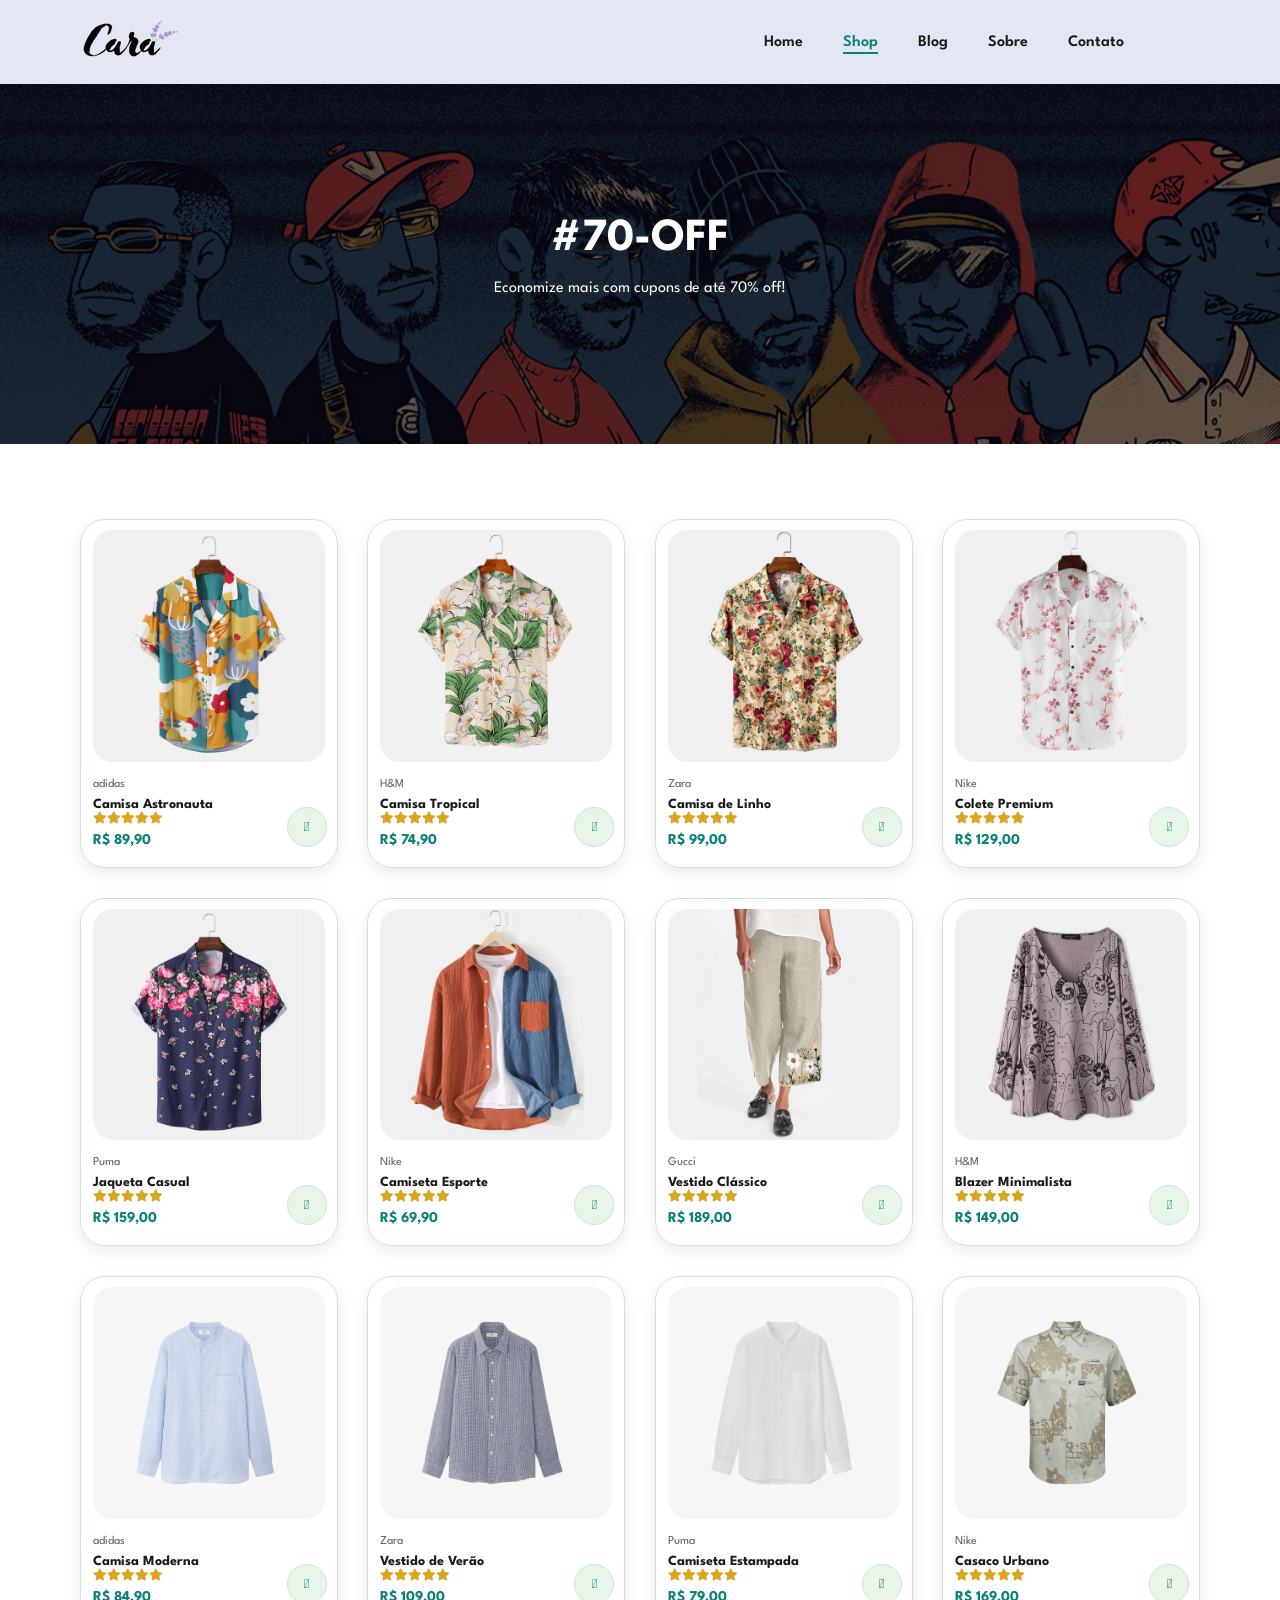
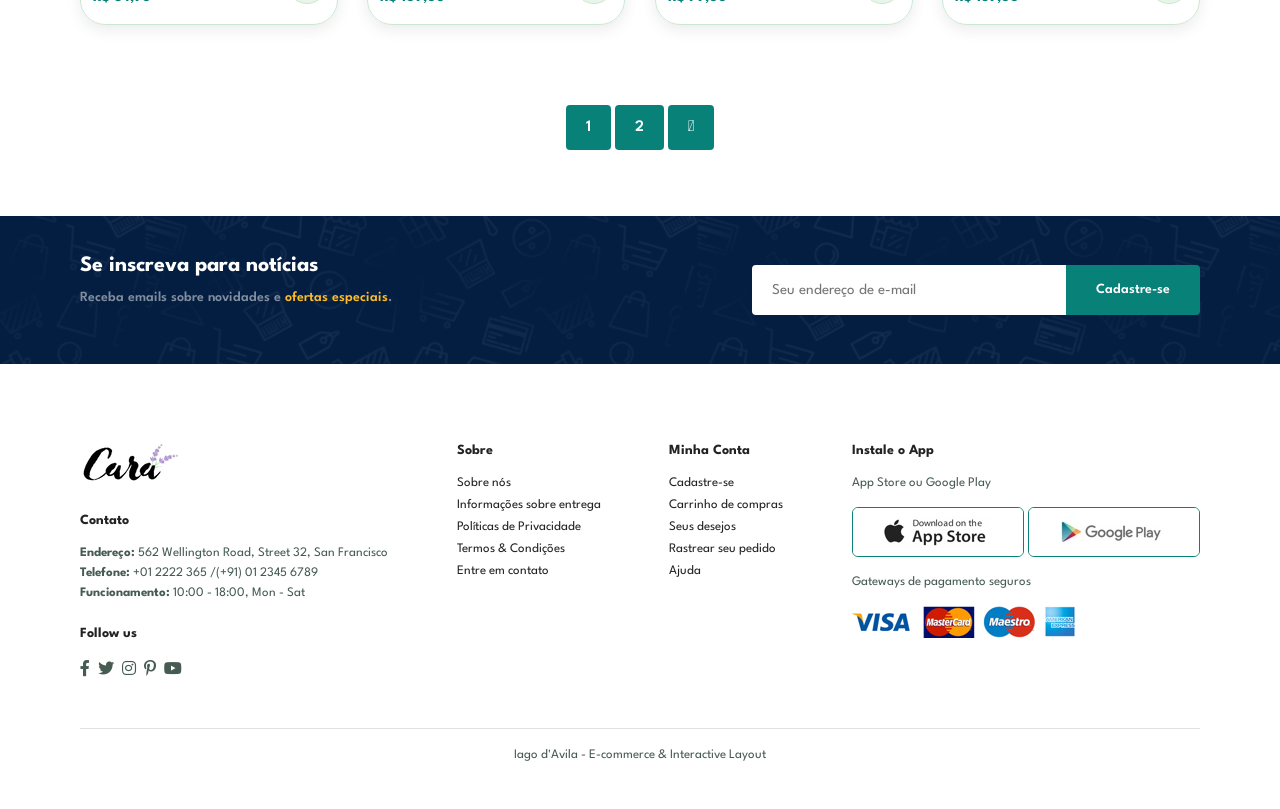
<file: shop.html>
<!doctype html>
<html lang="en">
  <head>
    <meta charset="UTF-8" />
    <meta name="viewport" content="width=device-width, initial-scale=1.0" />
    <title>Cara - E-commerce Fashion</title>
    <link rel="stylesheet" href="style.css" />
    <link rel="preconnect" href="https://fonts.googleapis.com" />
    <link rel="preconnect" href="https://fonts.gstatic.com" crossorigin />
    <link
      href="https://fonts.googleapis.com/css2?family=League+Spartan:wght@100..900&display=swap"
      rel="stylesheet"
    />
    <link rel="stylesheet" href="https://pro.fontawesome.com/releases/v5.10.0/css/all.css" />
  </head>
  <body data-page="shop">
    <section id="header">
      <a href=""><img src="img/logo.png" class="logo" alt="logo" /></a>

      <div>
        <ul id="navbar">
          <li><a href="index.html">Home</a></li>
          <li><a class="active" href="shop.html">Shop</a></li>
          <li><a href="blog.html">Blog</a></li>
          <li><a href="about.html">Sobre</a></li>
          <li><a href="contact.html">Contato</a></li>
          <li id="lg-bag"><a href="cart.html"><i class="far fa-shopping-bag"></i></a></li>
          <a href="#" id="close"><i class="far fa-times"></i></a>
        </ul>
      </div>
      <div id="mobile">
          <a href="cart.html"><i class="far fa-shopping-bag"></i></a>
          <i id="bar" class="fas fa-bars"></i>
      </div>
    </section>

    <section id="page-header"> 
      <h2>#70-OFF</h2>
      <p>Economize mais com cupons de até 70% off!</p>
      
    </section>

    <section id="product1" class="section-p1">
        <div class="pro-container" id="shop-products"></div>
    </section>

    <section id="pagination" class="section-p1">
        <a href="#">1</a>
        <a href="#">2</a>
        <a href="#"><i class="fal fa-long-arrow-alt-right"></i></a>
    </section>

    <section id="newsletter" class="section-p1 section-m1">
        <div class="newstext">
            <h4>Se inscreva para notícias</h4>
            <p>Receba emails sobre novidades e <span>ofertas especiais</span>.</p>
        </div>
        
        <div class="form">
            <input type="text" placeholder="Seu endereço de e-mail">
            <button class="normal">Cadastre-se</button>
        </div>
    </section>

    <footer class="section-p1">
        <div class="col">
            <img class="logo" src="img/logo.png" alt="">
            <h4>Contato</h4>
            <p><strong>Endereço:</strong> 562 Wellington Road, Street 32, San Francisco</p>
            <p><strong>Telefone:</strong> +01 2222 365 /(+91) 01 2345 6789</p>
            <p><strong>Funcionamento:</strong> 10:00 - 18:00, Mon - Sat</p>
            <div class="follow">
                <h4>Follow us</h4>
                <div class="icon">
                    <i class="fab fa-facebook-f"></i>
                    <i class="fab fa-twitter"></i>
                    <i class="fab fa-instagram"></i>
                    <i class="fab fa-pinterest-p"></i>
                    <i class="fab fa-youtube"></i>
                </div>
            </div>
        </div>

        <div class="col">
            <h4>Sobre</h4>
            <a href="#">Sobre nós</a>
            <a href="#">Informações sobre entrega</a>
            <a href="#">Políticas de Privacidade</a>
            <a href="#">Termos & Condições</a>
            <a href="#">Entre em contato</a>
        </div>

        <div class="col">
            <h4>Minha Conta</h4>
            <a href="#">Cadastre-se</a>
            <a href="#">Carrinho de compras</a>
            <a href="#">Seus desejos</a>
            <a href="#">Rastrear seu pedido</a>
            <a href="#">Ajuda</a>
        </div>

        <div class="col install">
            <h4>Instale o App</h4>
            <p>App Store ou Google Play</p>
            <div class="row">
                <img src="img/pay/app.jpg" alt="">
                <img src="img/pay/play.jpg" alt="">
            </div>
            <p>Gateways de pagamento seguros</p>
            <img src="img/pay/pay.png" alt="">
        </div>

        <div class="copyright">
            <p>Iago d'Avila - E-commerce & Interactive Layout</p>
        </div>
    </footer>

  </body>
  <script src="script.js"></script>
</html>
</file>
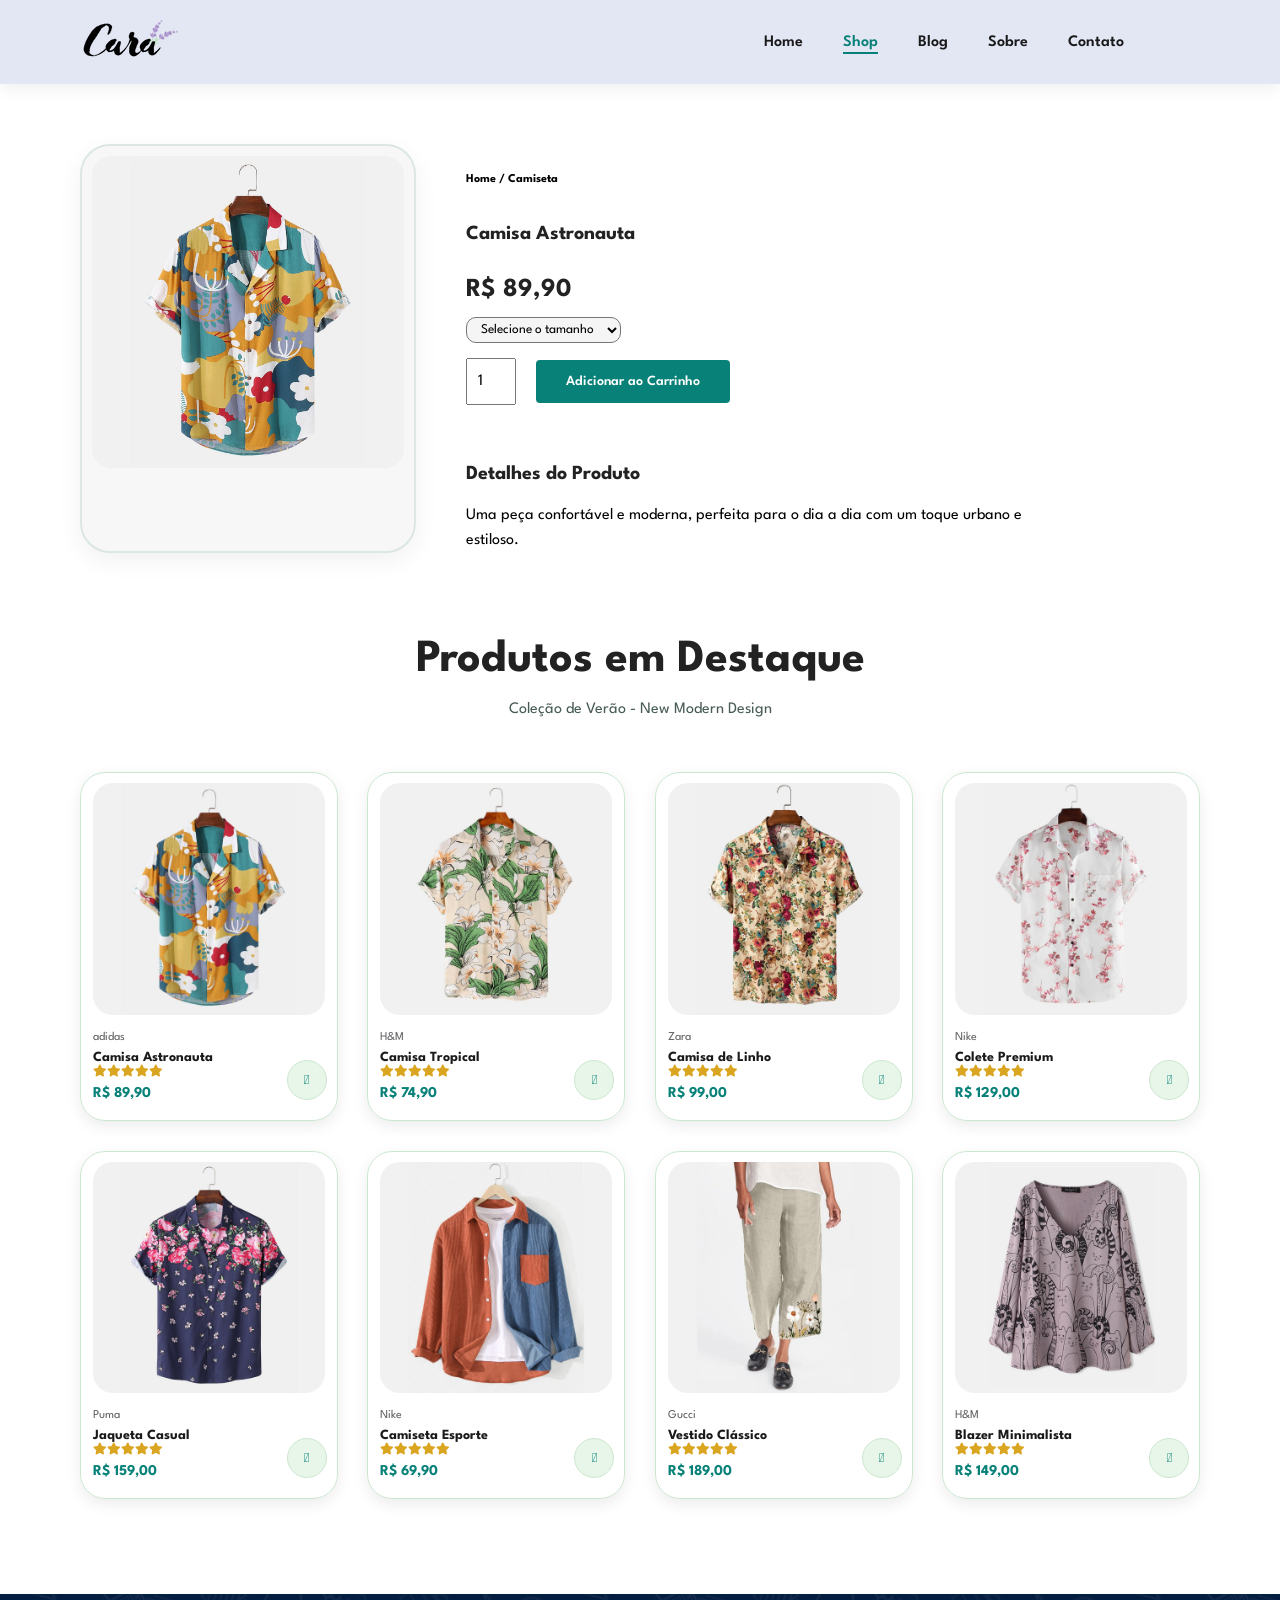
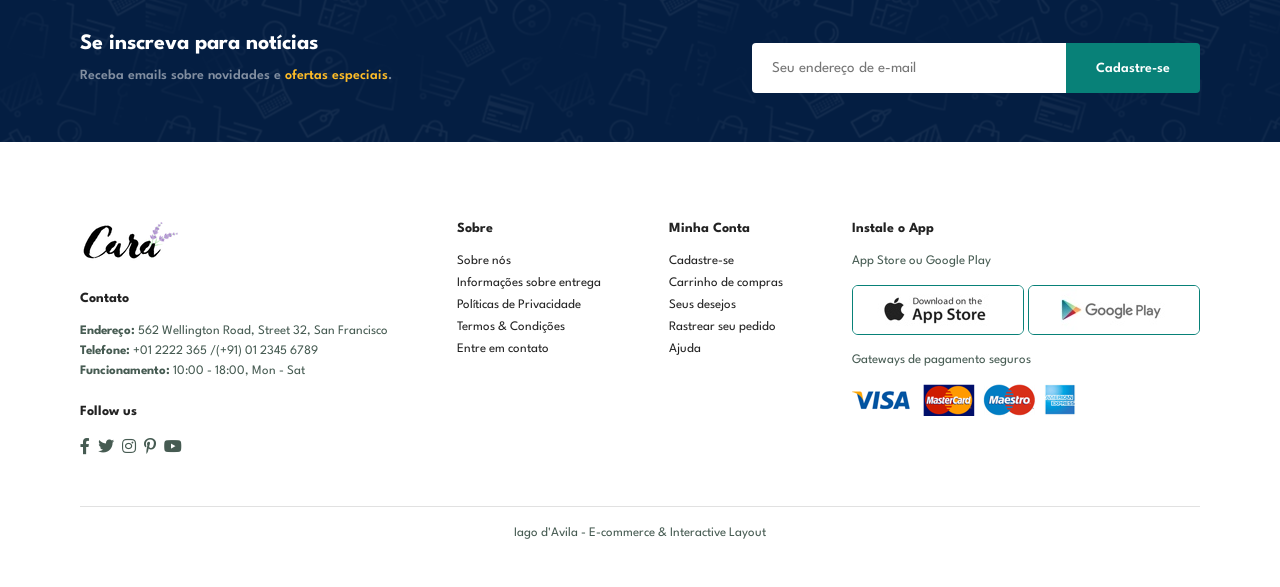
<file: sproduct.html>
<!doctype html>
<html lang="en">
  <head>
    <meta charset="UTF-8" />
    <meta name="viewport" content="width=device-width, initial-scale=1.0" />
    <title>Cara - E-commerce Fashion</title>
    <link rel="stylesheet" href="style.css" />
    <link rel="preconnect" href="https://fonts.googleapis.com" />
    <link rel="preconnect" href="https://fonts.gstatic.com" crossorigin />
    <link
      href="https://fonts.googleapis.com/css2?family=League+Spartan:wght@100..900&display=swap"
      rel="stylesheet"
    />
    <link rel="stylesheet" href="https://pro.fontawesome.com/releases/v5.10.0/css/all.css" />
  </head>
  <body data-page="product">
    <section id="header">
      <a href=""><img src="img/logo.png" class="logo" alt="logo" /></a>

      <div>
        <ul id="navbar">
          <li><a href="index.html">Home</a></li>
          <li><a class="active" href="shop.html">Shop</a></li>
          <li><a href="blog.html">Blog</a></li>
          <li><a href="about.html">Sobre</a></li>
          <li><a href="contact.html">Contato</a></li>
          <li id="lg-bag"><a href="cart.html"><i class="far fa-shopping-bag"></i></a></li>
          <a href="#" id="close"><i class="far fa-times"></i></a>
        </ul>
      </div>
      <div id="mobile">
          <a href="cart.html"><i class="far fa-shopping-bag"></i></a>
          <i id="bar" class="fas fa-bars"></i>
      </div>
    </section>

    <section id="prodetails" class="section-p1">
        <div class="single-pro-image">
            <img src="img/products/f1.jpg" width="100%" id="MainImg" alt="">
        </div>

        <div class="single-pro-details" id="product-details"></div>
    </section>

    <section id="product1" class="section-p1">
        <h2>Produtos em Destaque</h2>
        <p>Coleção de Verão - New Modern Design</p>
        <div class="pro-container" id="related-products"></div>
    </section>

    <section id="newsletter" class="section-p1 section-m1">
        <div class="newstext">
            <h4>Se inscreva para notícias</h4>
            <p>Receba emails sobre novidades e <span>ofertas especiais</span>.</p>
        </div>
        
        <div class="form">
            <input type="text" placeholder="Seu endereço de e-mail">
            <button class="normal">Cadastre-se</button>
        </div>
    </section>

    <footer class="section-p1">
        <div class="col">
            <img class="logo" src="img/logo.png" alt="">
            <h4>Contato</h4>
            <p><strong>Endereço:</strong> 562 Wellington Road, Street 32, San Francisco</p>
            <p><strong>Telefone:</strong> +01 2222 365 /(+91) 01 2345 6789</p>
            <p><strong>Funcionamento:</strong> 10:00 - 18:00, Mon - Sat</p>
            <div class="follow">
                <h4>Follow us</h4>
                <div class="icon">
                    <i class="fab fa-facebook-f"></i>
                    <i class="fab fa-twitter"></i>
                    <i class="fab fa-instagram"></i>
                    <i class="fab fa-pinterest-p"></i>
                    <i class="fab fa-youtube"></i>
                </div>
            </div>
        </div>

        <div class="col">
            <h4>Sobre</h4>
            <a href="#">Sobre nós</a>
            <a href="#">Informações sobre entrega</a>
            <a href="#">Políticas de Privacidade</a>
            <a href="#">Termos & Condições</a>
            <a href="#">Entre em contato</a>
        </div>

        <div class="col">
            <h4>Minha Conta</h4>
            <a href="#">Cadastre-se</a>
            <a href="#">Carrinho de compras</a>
            <a href="#">Seus desejos</a>
            <a href="#">Rastrear seu pedido</a>
            <a href="#">Ajuda</a>
        </div>

        <div class="col install">
            <h4>Instale o App</h4>
            <p>App Store ou Google Play</p>
            <div class="row">
                <img src="img/pay/app.jpg" alt="">
                <img src="img/pay/play.jpg" alt="">
            </div>
            <p>Gateways de pagamento seguros</p>
            <img src="img/pay/pay.png" alt="">
        </div>

        <div class="copyright">
            <p>Iago d'Avila - E-commerce & Interactive Layout</p>
        </div>
    </footer>

  </body>
  <script src="script.js"></script>
</html>
</file>
<file: style.css>
* {
  margin: 0;
  padding: 0;
  box-sizing: border-box;
  font-family: "League Spartan", sans-serif;
}

h1 {
  font-size: 50px;
  line-height: 64px;
  color: #222;
}

h2 {
  font-size: 46px;
  line-height: 54px;
  color: #222;
}

h4 {
  font-size: 20px;
  color: #222;
}

h6 {
  font-weight: 700;
  font-size: 12px;
}

p {
  font-size: 16px;
  color: #465b52;
  margin: 15px 0 20px 0;
}

.section-p1 {
  padding: 40px 80px;
}

.section-m1 {
  margin: 40px 0px;
}

button.normal {
  font-size: 14px;
  font-weight: 600;
  padding: 15px 30px;
  color: #000;
  background-color: #fff;
  border-radius: 4px;
  cursor: pointer;
  border: none;
  outline: none;
  transition: all 0.3s ease;
}

button.white {
  font-size: 13px;
  font-weight: 600;
  padding: 11px 18px;
  color: #fff;
  background-color: transparent;
  cursor: pointer;
  border: 1px solid #fff;
  outline: none;
  transition: 0.2s;
}

body {
  width: 100%;
}

#header {
  display: flex;
  align-items: center;
  justify-content: space-between;
  padding: 20px 80px;
  background-color: #e3e6f3;
  box-shadow: 0 5px 15px rgba(0, 0, 0, 0.06);
  z-index: 999;
  position: sticky;
  top: 0;
  left: 0;
}

#navbar {
  display: flex;
  align-items: center;
  justify-content: center;
}

#navbar li {
  list-style: none;
  padding: 0 20px;
  position: relative;
}

#navbar li a {
  text-decoration: none;
  font-size: 16px;
  font-weight: 600;
  color: #1a1a1a;
  transition: 0.3s ease;
  position: relative;
}

#navbar li a:hover,
#navbar li a.active {
  color: #088178;
}

#navbar li a::after {
  content: "";
  width: 0;
  height: 2px;
  background: #088178;
  position: absolute;
  bottom: -4px;
  left: 0;
  transition: 0.3s;
}

#navbar li a:hover::after,
#navbar li a.active::after {
  width: 100%;
}

#mobile {
  display: none;
  align-items: center;
}

#hero {
  background-image: url("img/hero4.png");
  height: 90vh;
  width: 100%;
  background-size: cover;
  background-position: top 25% right 0%;
  padding: 0 80px;
  display: flex;
  flex-direction: column;
  align-items: flex-start;
  justify-content: center;
}

#hero h4 {
  padding-bottom: 15px;
}
#hero h1 {
  color: #088178;
}

#hero button {
  background-image: url(img/button.png);
  background-color: transparent;
  color: #088178;
  border: none;
  padding: 14px 80px 14px 65px;
  background-repeat: no-repeat;
  cursor: pointer;
  font-weight: 700;
  font-size: 15px;
}

#hero button:hover {
  transform: translateY(-2px);
  transition: 0.2s ease;
}

#feature {
  display: flex;
  align-items: center;
  justify-content: space-between;
  flex-wrap: wrap;
}

#feature .fe-box {
  width: 180px;
  text-align: center;
  padding: 25px 15px;
  box-shadow: 20px 20px 34px rgba(0, 0, 0, 0.03);
  border: 1px solid #cce7d0;
  border-radius: 4px;
  margin: 15px 0;
}

#feature .fe-box:hover {
  box-shadow: 10px 10px 54px rgba(0, 0, 0, 0.01);
}

#feature .fe-box h6 {
  display: inline-block;
  padding: 9px 8px 6px 8px;
  line-height: 1;
  border-radius: 4px;
  color: #088178;
  background-color: #fddde4;
}

#feature .fe-box img {
  width: 100%;
  margin-bottom: 10px;
}

#feature .fe-box:nth-child(2) h6 {
  background-color: #cce7d0;
}

#feature .fe-box:nth-child(3) h6 {
  background-color: #d1e8f2;
}

#feature .fe-box:nth-child(4) h6 {
  background-color: #cdd4f8;
}

#feature .fe-box:nth-child(5) h6 {
  background-color: #f6dbf6;
}

#feature .fe-box:nth-child(6) h6 {
  background-color: #fff2e5;
}

#product1 {
  text-align: center;
}

#product1 .pro-container {
  display: flex;
  justify-content: space-between;
  padding-top: 20px;
  flex-wrap: wrap;
}

#product1 .pro {
  width: 23%;
  min-width: 250px;
  padding: 10px 12px;
  border: 1px solid #cce7d0;
  border-radius: 25px;
  cursor: pointer;
  box-shadow: 0 5px 15px rgba(0, 0, 0, 0.08);
  margin: 15px 0;
  transition:
    transform 0.3s ease,
    box-shadow 0.3s ease;
  position: relative;
}

#product1 .pro img {
  width: 100%;
  border-radius: 20px;
}

#product1 .pro:hover {
  box-shadow: 20px 20px 30px rgba(0, 0, 0, 0.06);
  transition: 0.2s ease;
  transform: translateY(-10px);
}

#product1 .pro .des {
  text-align: start;
  padding: 10px 0;
}

#product1 .pro .des span {
  color: #606063;
  font-size: 12px;
}

#product1 .pro .des h5 {
  padding-top: 7px;
  color: #1a1a1a;
  font-size: 14px;
}

#product1 .pro .des i {
  font-size: 12px;
  color: goldenrod;
}

#product1 .pro .des h4 {
  padding-top: 7px;
  font-size: 15px;
  font-weight: 700;
  color: #088178;
}

#product1 .pro .cart {
  width: 40px;
  height: 40px;
  line-height: 40px;
  border-radius: 50px;
  background-color: #e8f6ea;
  font-weight: 500;
  color: #088178;
  border: 1px solid #cce7d0;
  position: absolute;
  bottom: 20px;
  right: 10px;
  cursor: pointer;
  transition: transform 0.2s ease, box-shadow 0.2s ease;
}

#product1 .pro .cart:hover {
  transform: scale(1.05);
  box-shadow: 0 5px 12px rgba(8, 129, 120, 0.2);
}

#cart-toast {
  position: fixed;
  right: 20px;
  bottom: 20px;
  background: #088178;
  color: #fff;
  padding: 12px 18px;
  border-radius: 999px;
  box-shadow: 0 8px 20px rgba(0, 0, 0, 0.15);
  opacity: 0;
  transform: translateY(12px);
  transition: all 0.2s ease;
  z-index: 1000;
}

#cart-toast.show {
  opacity: 1;
  transform: translateY(0);
}

#lg-bag a {
  position: relative;
}

.cart-badge {
  position: absolute;
  top: -8px;
  right: -10px;
  min-width: 18px;
  height: 18px;
  padding: 0 4px;
  border-radius: 999px;
  background-color: #ef3636;
  color: #fff;
  font-size: 11px;
  display: inline-flex;
  align-items: center;
  justify-content: center;
}

.empty-state {
  padding: 30px 0;
  text-align: center;
  color: #465b52;
}

.remove-item {
  border: none;
  background: transparent;
  cursor: pointer;
  color: #ef3636;
  font-size: 16px;
}

.product-actions {
  display: flex;
  gap: 10px;
  flex-wrap: wrap;
  align-items: center;
  margin: 15px 0 20px;
}

#banner {
  display: flex;
  flex-direction: column;
  justify-content: center;
  align-items: center;
  text-align: center;
  background-image: url("img/banner/b2.jpg");
  width: 100%;
  height: 40vh;
  background-size: cover;
  background-position: center;
}

#banner h4 {
  color: #fff;
  font-size: 16px;
}

#banner h2 {
  color: #fff;
  font-size: 30px;
  padding: 10px 0;
}

#banner h2 span {
  color: #ef3636;
}

#banner button:hover {
  transform: translateY(-2px);
  background-color: #088178;
  color: #fff;
}

#sm-banner {
  display: flex;
  justify-content: center;
  flex-wrap: wrap;
  gap: 20px;
}

#sm-banner .banner-box {
  display: flex;
  flex-direction: column;
  justify-content: center;
  align-items: flex-start;
  background-image: url("img/banner/b17.jpg");
  min-width: 580px;
  height: 50vh;
  background-size: cover;
  background-position: center;
  padding: 30px;
}

#sm-banner .banner-box2 {
  display: flex;
  flex-direction: column;
  justify-content: center;
  align-items: flex-start;
  background-image: url("img/banner/b10.jpg");
  min-width: 580px;
  height: 50vh;
  background-size: cover;
  background-position: center;
  padding: 30px;
}

#sm-banner h4 {
  color: #fff;
  font-size: 20px;
  font-weight: 300;
}

#sm-banner h2 {
  color: #fff;
  font-size: 28px;
  font-weight: 800;
}

#sm-banner span {
  color: #fff;
  font-size: 14px;
  font-weight: 500;
  padding-bottom: 15px;
}

#sm-banner .banner-box:hover button {
  background-color: #088178;
  border: 1px solid #088178;
}

#banner-3 {
  display: flex;
  justify-content: space-between;
  flex-wrap: wrap;
  padding: 0 80px;
}

#banner-3 .banner-box {
  display: flex;
  flex-direction: column;
  justify-content: center;
  align-items: flex-start;
  background-image: url("img/banner/b7.jpg");
  min-width: 30%;
  height: 30vh;
  background-size: cover;
  background-position: center;
  padding: 20px;
  margin-bottom: 20px;
}

#banner-3 h2 {
  color: #fff;
  font-weight: 900;
  font-size: 15px;
}

#banner-3 h3 {
  color: #ec544e;
  font-weight: 800;
  font-size: 15px;
}

#banner-3 .banner-box2 {
  background-image: url("img/banner/b4.jpg");
}

#banner-3 .banner-box3 {
  background-image: url("img/banner/b18.jpg");
}

#newsletter {
  display: flex;
  justify-content: space-between;
  flex-wrap: wrap;
  align-items: center;
  background-image: url("img/banner/b14.png");
  background-position: 20% 30%;
  background-color: #041e42;
}

#newsletter h4 {
  font-size: 22px;
  font-weight: 700;
  color: #fff;
}

#newsletter p {
  font-size: 14px;
  font-weight: 600;
  color: #818ea0;
}

#newsletter p span {
  color: #ffbd27;
}

#newsletter .form {
  display: flex;
  width: 40%;
}

#newsletter input {
  height: 3.125rem;
  padding: 0 1.25em;
  font-size: 15px;
  width: 100%;
  border: 1px solid transparent;
  border-radius: 4px;
  outline: none;
  border-top-right-radius: 0;
  border-bottom-right-radius: 0;
}

#newsletter button {
  background-color: #088178;
  color: #fff;
  white-space: nowrap;
  border-top-left-radius: 0;
  border-bottom-left-radius: 0;
}

footer {
  display: flex;
  flex-wrap: wrap;
  justify-content: space-between;
}

footer .col {
  display: flex;
  flex-direction: column;
  align-items: flex-start;
  margin-bottom: 20px;
}

footer .logo {
  margin-bottom: 30px;
}

footer h4 {
  font-size: 14px;
  padding-bottom: 20px;
}

footer p {
  font-size: 13px;
  margin: 0 0 8px 0;
}

footer a {
  font-size: 13px;
  text-decoration: none;
  color: #222;
  margin-bottom: 10px;
}

footer .follow {
  margin-top: 20px;
}

footer .follow i {
  color: #465b52;
  padding-right: 4px;
  cursor: pointer;
}

footer .install .row img {
  border: 1px solid #088178;
  border-radius: 6px;
}

footer .install img {
  margin: 10px 0 15px 0;
}

footer .follow i:hover,
footer a:hover {
  color: #088178;
}

footer .copyright {
  width: 100%;
  text-align: center;
  margin-top: 30px;
  padding-top: 20px;
  border-top: 1px solid #e1e1e1;
}

/* Shop Page */

#page-header {
  background-image: url(img/banner/b1.jpg);
  width: 100%;
  height: 40vh;
  background-size: cover;
  display: flex;
  justify-content: center;
  text-align: center;
  flex-direction: column;
  padding: 14px;
}

#page-header h2,
#page-header p {
  color: #fff;
}

#pagination {
  text-align: center;
}

#pagination a {
  text-decoration: none;
  background-color: #088178;
  padding: 15px 20px;
  border-radius: 4px;
  color: #fff;
  font-weight: 600;
}

#pagination a i {
  font-size: 16px;
  font-weight: 900;
}

/* Single Product */

#prodetails {
  display: flex;
  margin-top: 20px;
}

#prodetails .single-pro-image {
  width: 30%;
  margin-right: 50px;
  overflow: hidden;
  border-radius: 30px;
  background: #f7f7f7;
  padding: 10px;
  border: 2px solid #dce7e3;
  box-shadow: 0 8px 24px rgba(0, 0, 0, 0.06);
}

#prodetails .single-pro-image img {
  display: block;
  width: 100%;
  height: auto;
  object-fit: contain;
  object-position: center;
  transition: transform 0.35s ease;
  border-radius: 20px;
}

#prodetails .single-pro-image:hover img {
  transform: scale(1.08);
}

#prodetails .single-pro-details {
  width: 50%;
  padding-top: 30px;
}

#prodetails .single-pro-details h4 {
  padding: 40px 0 20px 0;
}

#prodetails .single-pro-details h2 {
  font-size: 26px;
}

#prodetails .single-pro-details select {
  display: block;
  padding: 5px 10px;
  margin-bottom: 10px;
  border-radius: 10px;
  background-color: whitesmoke;
}

#prodetails .single-pro-details input {
  width: 50px;
  height: 47px;
  padding-left: 10px;
  font-size: 16px;
  margin-right: 10px;
}

#prodetails .single-pro-details input:focus {
  outline: none;
}

#prodetails .single-pro-details button {
  background-color: #088178;
  color: #fff;
}

#prodetails .single-pro-details span {
  line-height: 25px;
}

/* Blog Page */
#page-header.blog-header {
  background-image: url(img/banner/b19.jpg);
}

#blog {
  padding: 150px 150px 0 150px;
}

#blog .blog-box {
  display: flex;
  align-items: center;
  width: 100%;
  position: relative;
  padding-bottom: 90px;
}

#blog .blog-img {
  width: 50%;
  margin-right: 40px;
}

#blog img {
  width: 100%;
  height: 300px;
  object-fit: cover;
}

#blog .blog-details {
  width: 50%;
}

#blog .blog-details a {
  text-decoration: none;
  font-size: 11px;
  color: #000;
  font-weight: 700;
  position: relative;
  transition: 0.3s;
}

#blog .blog-details a::after {
  content: "";
  width: 50px;
  height: 1px;
  background-color: black;
  position: absolute;
  top: 4px;
  right: -60px;
}

#blog .blog-details a:hover {
  color: #088178;
}

#blog .blog-details a:hover::after {
  background-color: #088178;
}

#blog .blog-box h1 {
  position: absolute;
  top: -40px;
  left: 0;
  font-size: 70px;
  font-weight: 700;
  color: #c9cbce;
  z-index: -5;
}

/* About Page */

#page-header.about-header {
  background-image: url(img/about/banner.png);
}

#about-head {
  display: flex;
  align-items: center;
}

#about-head img {
  width: 50%;
  height: auto;
}

#about-head div {
  width: 50%;
  padding-left: 40px;
}

#about-app {
  text-align: center;
}

#about-app .video {
  width: 70%;
  height: 100%;
  margin: 30px auto 0 auto;
}

#about-app .video video {
  width: 100%;
  height: 100%;
  border-radius: 20px;
}

.marquee {
  background-color: #ccc;
  width: 100%;
  overflow: hidden;
  white-space: nowrap;
  height: 20px;
  display: flex;
  align-items: center;
}

.marquee p {
  margin: 0;
  display: inline-block;
  padding-left: 100%;
  animation: scroll 15s linear infinite;
}
@keyframes scroll {
  0% {
    transform: translateX(0);
  }
  100% {
    transform: translateX(-100%);
  }
}

/* Contatact Page */

#page-header p span {
  font-weight: 1000;
  font-size: 17px;
}

#contact-details {
  display: flex;
  align-items: center;
  justify-content: space-between;
}

#contact-details .details {
  width: 40%;
}

#contact-details .details span,
#form-details form span {
  font-size: 12px;
}

#contact-details .details h2,
#forms-details form {
  font-size: 26px;
  line-height: 35px;
  padding: 20px 0;
}

#contact-details .details h3 {
  font-size: 16px;
  padding-bottom: 15px;
}

#contact-details .details li {
  list-style: none;
  display: flex;
  padding: 10px 0;
}

#contact-details .details li i {
  font-size: 14px;
  padding-right: 22px;
}

#contact-details .details li p {
  margin: 0;
  font-size: 14px;
}

#contact-details .map {
  width: 55%;
  height: 400px;
}

#contact-details .map iframe {
  width: 100%;
  height: 100%;
}

#form-details {
  display: flex;
  justify-content: center;
  gap: 150px;
  margin: 30px;
  padding: 80px;
  border: 1px solid #e1e1e1;
}

#form-details form {
  width: 65%;
  display: flex;
  flex-direction: column;
  align-items: flex-start;
}

#form-details form input,
#form-details form textarea {
  width: 100%;
  padding: 12px 15px;
  outline: none;
  margin-bottom: 20px;
  border: 1px solid #e1e1e1;
}

#form-details form button {
  background-color: #088178;
  color: #fff;
}

#form-details button:hover {
  transform: translateY(-2px);
  transform: scale(1.1);
}

#form-details .people {
  display: flex;
  flex-direction: column;
  justify-content: center;
}

#form-details .people div {
  padding-bottom: 25px;
  display: flex;
  align-items: flex-start;
}

#form-details .people div img {
  width: 65px;
  height: 65px;
  object-fit: cover;
  margin-right: 15px;
}

#form-details .people div p {
  margin: 0;
  font-size: 13px;
  line-height: 25px;
}

#form-details .people div p span {
  display: block;
  font-size: 16px;
  font-weight: 600;
  color: black;
}

/* -- */

#mobile {
  display: none;
}

#close {
  display: none;
}

/* Start Media Query */

@media (max-width: 1000px) {
  .section-p1 {
    padding: 40px 40px;
  }

  #navbar {
    display: flex;
    flex-direction: column;
    align-items: flex-start;
    justify-content: flex-start;
    position: fixed;
    top: 0;
    right: -300px;
    height: 100vh;
    width: 180px;
    background-color: #e3e6f3;
    box-shadow: 0 40px 60px rgba(83, 63, 63, 0.1);
    padding: 80px 0 0 10px;
    transition: 0.3s ease;
  }

  #navbar.active {
    right: 0px;
  }

  #navbar.active + #mobile #bar {
    display: none;
  }
  #navbar li {
    position: relative;
    margin-bottom: 25px;
  }

  #mobile {
    display: flex;
    align-items: center;
  }

  #mobile i {
    color: #1a1a1a;
    font-size: 24px;
    padding-left: 20px;
  }

  #bar,
  #mobile a i,
  #close {
    cursor: pointer;
    transition: 0.3s ease;
  }

  #bar:hover,
  #mobile a i:hover,
  #close:hover {
    color: #088178;
    transform: scale(1.2);
  }

  #close {
    display: block;
    position: absolute;
    top: 30px;
    left: 30px;
    color: #222;
    font-size: 24px;
    transition: 0.3s ease;
  }

  #close:hover {
    color: #088178;
    transform: scale(1.2);
  }

  #lg-bag {
    display: none;
  }

  #hero {
    height: 70vh;
    padding: 0 80px;
    background-position: top 30% right 30%;
  }

  #feature {
    justify-content: center;
  }

  #feature .fe-box {
    margin: 15px 15px;
  }

  #product1 .pro-container {
    justify-content: center;
  }

  #product1 .pro {
    margin: 15px;
  }

  #banner {
    height: 20vh;
  }

  #sm-banner .banner-box {
    min-width: 580px;
    height: 30vh;
  }

  #banner-3 {
    padding: 0 40px;
  }

  #banner-3 .banner-box {
    width: 28%;
  }

  #newsletter .form {
    width: 70%;
  }

  #about-head {
    flex-direction: column;
  }

  #about-head img {
    width: 100%;
    margin-bottom: 20px;
  }

  #about-head div {
    width: 100%;
    padding-left: 0;
  }

  /* Contact Page */

  #form-details {
    padding: 40px;
  }

  #form-details form {
    width: 50%;
  }
}

/* Cart Page */

#cart {
  overflow-x: auto;
}

#cart table {
  width: 100%;
  border-collapse: collapse;
  table-layout: fixed;
  white-space: nowrap;
}

#cart table img {
  width: 70px;
}

#cart table td:nth-child(1) {
  width: 100px;
  text-align: center;
}

#cart table td:nth-child(2) {
  width: 150px;
  text-align: center;
}
#cart table td:nth-child(3) {
  width: 250px;
  text-align: center;
}
#cart table td:nth-child(4),
#cart table td:nth-child(5),
#cart table td:nth-child(6) {
  width: 150px;
  text-align: center;
}

#cart table td:nth-child(5) input {
  width: 70px;
  padding: 10px 5px 10px 15px;
}

#cart table thead {
  border: 1px solid #e2e9e1;
  border-left: none;
  border-right: none;
}

#cart table thead td {
  font-weight: 700;
  text-transform: uppercase;
  font-size: 13px;
  padding: 18px 0;
}
#cart table tbody tr td {
  padding-top: 15px;
}

#cart table tbody td {
  font-size: 13px;
}

#cart-add {
  display: flex;
  flex-wrap: wrap;
  justify-content: space-between;
}

#coupon {
  width: 50%;
  margin-bottom: 30px;
}

#coupon h3,
#subtotal h3 {
  padding-bottom: 15px;
}

#coupon input {
  padding: 10px 20px;
  outline: none;
  width: 60%;
  margin-right: 10px;
  border: 1px solid #e2e9e1;
}

#coupon button,
#subtotal button {
  background-color: #088178;
  color: #fff;
  padding: 12px 20px;
}

#coupon button:hover,
#subtotal button:hover {
    transform: translateY(-2px);
    transition: 0.3 ease;
}

#subtotal {
  width: 50%;
  margin-bottom: 30px;
  border: 1px solid #e2e9e1;
  padding: 30px;
}

#subtotal table {
  border-collapse: collapse;
  width: 100%;
  margin-bottom: 20px;
}

#subtotal table td {
  width: 50%;
  border: 1px solid #e2e9e1;
  padding: 10px;
  font-size: 13px;
}

@media (max-width: 477px) {
  .section-p1 {
    padding: 20px;
  }

  #header {
    padding: 10px 30px;
  }

  #hero {
    padding: 0 20px;
    background-position: 55%;
  }

  h2 {
    font-size: 32px;
  }

  h1 {
    font-size: 38px;
  }

  #feature {
    justify-content: space-between;
  }

  #feature .fe-box {
    width: 155px;
    margin: 0px 0px 15px 0;
  }

  #product1 .pro {
    width: 100%;
  }

  #banner {
    height: 40vh;
  }

  #sm-banner {
    flex-direction: column;
  }

  #sm-banner .banner-box {
    min-height: 40vh;
    min-width: 100%;
  }

  #sm-banner .banner-box2 {
    margin-top: 20px;
  }

  #banner-3 {
    padding: 0 20px;
  }

  #banner-3 .banner-box {
    width: 100%;
  }

  #newsletter {
    padding: 40px 20px;
  }

  #newsletter .form {
    width: 100%;
  }

  footer .copyright {
    text-align: start;
  }

  /* Single Product */

  #prodetails {
    display: flex;
    flex-direction: column;
  }

  #prodetails .single-pro-image {
    width: 100%;
    margin-right: 0px;
  }

  #prodetails .single-pro-details {
    width: 100%;
  }

  /* Blog Page */

  #blog {
    padding: 100px 20px 0 20px;
  }

  #blog .blog-box {
    display: flex;
    flex-direction: column;
    align-items: flex-start;
  }

  #blog .blog-img {
    width: 100%;
    margin-right: 0;
    margin-bottom: 30px;
  }

  #blog .blog-details {
    width: 100%;
  }

  #about-app .video {
    width: 100%;
    height: 100%;
  }

  #about-app .video video {
    width: 100%;
    height: 100%;
    object-fit: cover;
  }

  /* Contact Page */

  #contact-details {
    display: flex;
    flex-direction: column;
    align-items: center;
    justify-content: space-between;
  }

  #contact-details .details {
    width: 100%;
    margin-bottom: 30px;
  }

  #contact-details .map {
    width: 100%;
  }

  #form-details {
    margin: 10px;
    padding: 30px 10px;
    flex-wrap: wrap;
    border: 1px solid #e1e1e1;
  }

  #form-details form {
    width: 100%;
    margin-bottom: 30px;
  }

  #form-details .people {
    width: 100%;
    display: flex;
    flex-direction: column;
    align-items: center;
  }

  #form-details .people div {
    display: flex;
    flex-direction: column;
    align-items: center;
    text-align: center;
  }

  #form-details .people img {
    margin-bottom: 10px;
  }

  #form-details form button {
    width: 50%;
    margin: 0 auto;
    display: block;
  }

  /* Cart Page */

  #cart-add {
    flex-direction: column;
  }

  #coupon {
    width: 100%;
  }

  #subtotal {
    width: 100%;
    padding: 20px;
  }
}
</file>
